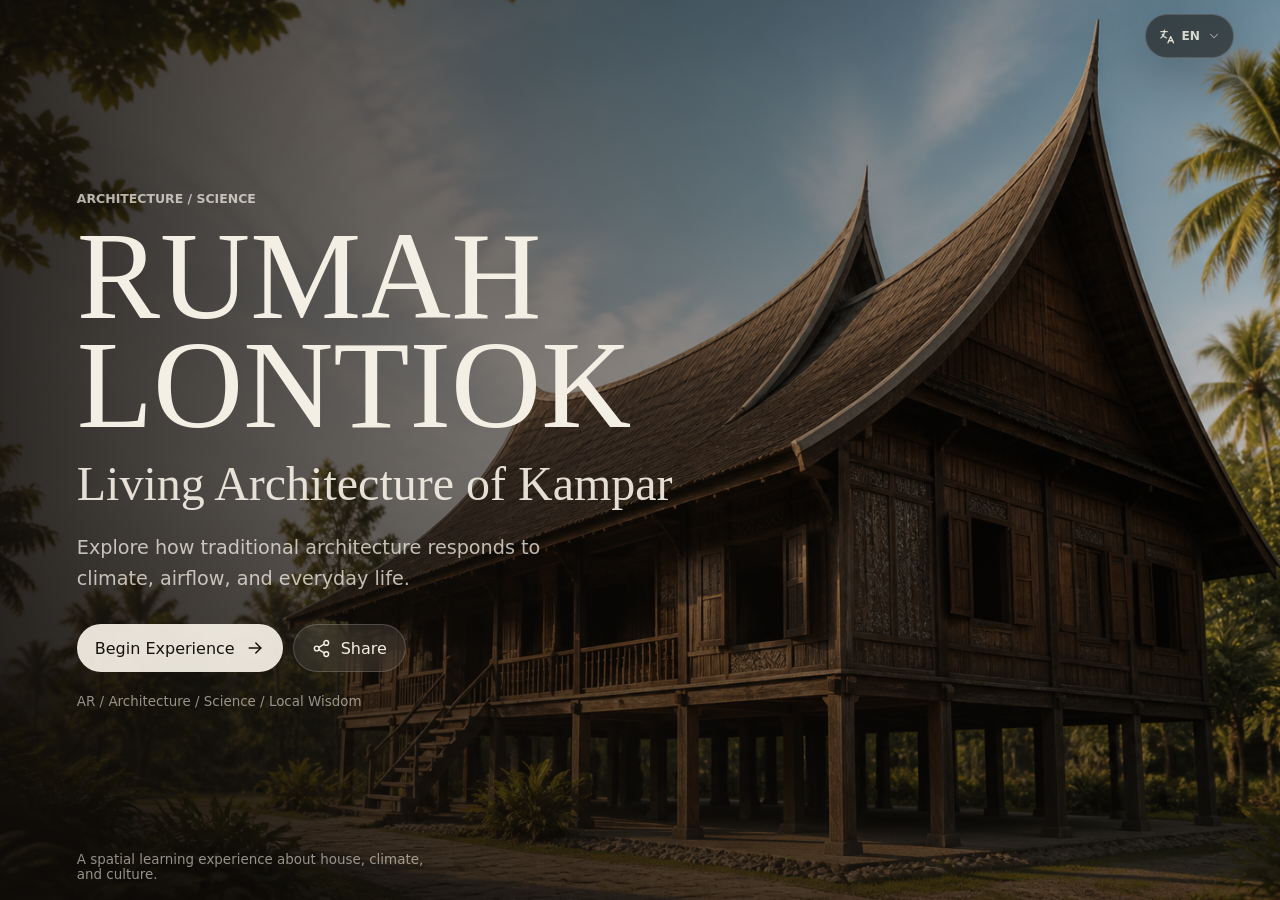
<file: index.html>
<!doctype html>
<html lang="en">
  <head>
    <meta charset="UTF-8" />
    <meta name="viewport" content="width=device-width, initial-scale=1, viewport-fit=cover" />
    <meta
      name="description"
      content="Rumah Lontiok AR, a premium cultural learning prototype for architecture, airflow, and climate exploration."
    />
    <meta property="og:type" content="website" />
    <meta property="og:url" content="https://explorelontiok.vercel.app/" />
    <meta property="og:site_name" content="Rumah Lontiok AR" />
    <meta property="og:title" content="Belajar Rumah Lontiok AR" />
    <meta
      property="og:description"
      content="Ayo belajar Rumah Lontiok melalui pengalaman AR interaktif tentang arsitektur, aliran udara, iklim, dan kearifan lokal Kampar."
    />
    <meta property="og:image" content="https://explorelontiok.vercel.app/assets/og-image.jpg" />
    <meta
      property="og:image:secure_url"
      content="https://explorelontiok.vercel.app/assets/og-image.jpg"
    />
    <meta property="og:image:type" content="image/jpeg" />
    <meta property="og:image:alt" content="Visual Rumah Lontiok untuk pengalaman belajar AR" />
    <meta property="og:image:width" content="1200" />
    <meta property="og:image:height" content="630" />
    <meta property="og:locale" content="id_ID" />
    <meta name="twitter:card" content="summary_large_image" />
    <meta name="twitter:title" content="Belajar Rumah Lontiok AR" />
    <meta
      name="twitter:description"
      content="Ayo belajar Rumah Lontiok melalui pengalaman AR interaktif tentang arsitektur, aliran udara, iklim, dan kearifan lokal Kampar."
    />
    <meta name="twitter:image" content="https://explorelontiok.vercel.app/assets/og-image.jpg" />
    <title>Rumah Lontiok AR</title>
    <link rel="canonical" href="https://explorelontiok.vercel.app/" />
    <link rel="preload" href="assets/rumah-lontiok-hero.png" as="image" />
    <link rel="stylesheet" href="src/styles.css" />
    <link rel="preload" href="assets/3d/rumahadat-web.glb" as="fetch" crossorigin="anonymous" />
    <script type="importmap">
      {
        "imports": {
          "three": "./src/vendor/three/build/three.module.min.js"
        }
      }
    </script>
  </head>
  <body>
    <main id="app" class="app-shell">
      <video
        id="cameraFeed"
        class="camera-feed"
        autoplay
        muted
        playsinline
        aria-label="AR camera view"
      ></video>
      <div id="sceneMount" class="scene-mount" aria-label="Rumah Lontiok AR scene"></div>
      <div id="uiRoot" class="ui-root"></div>
    </main>
    <script type="module" src="src/main.js"></script>
  </body>
</html>
</file>
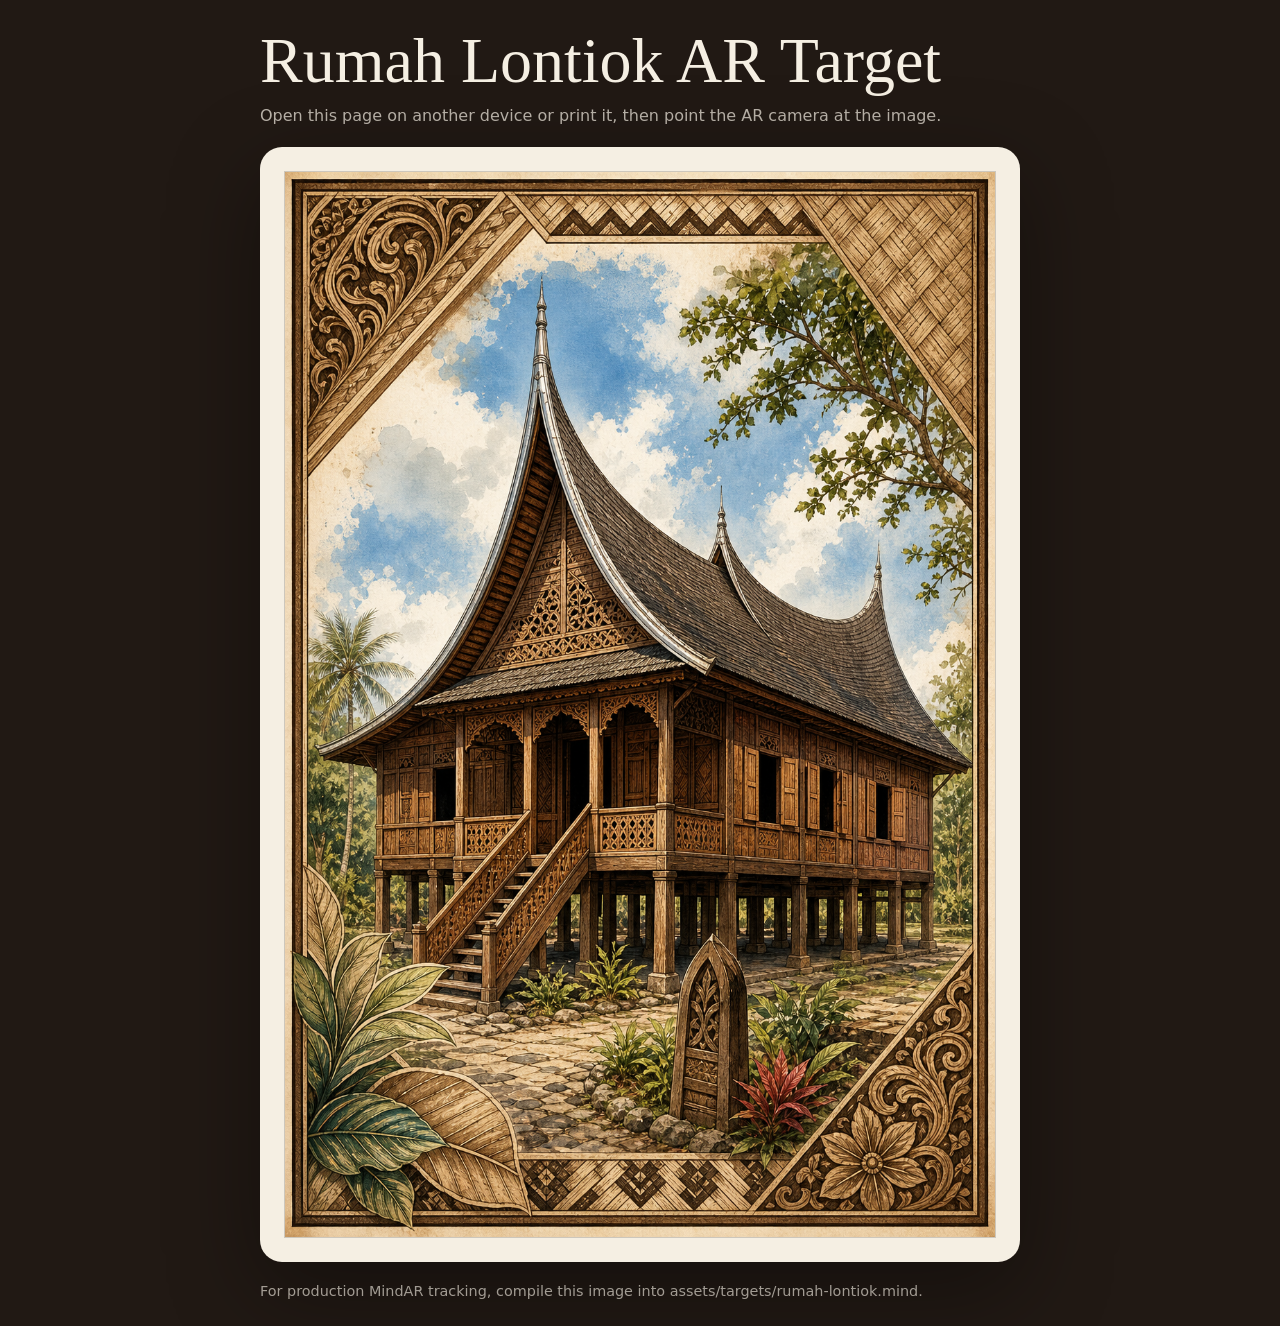
<file: target.html>
<!doctype html>
<html lang="en">
  <head>
    <meta charset="UTF-8" />
    <meta name="viewport" content="width=device-width, initial-scale=1" />
    <title>Rumah Lontiok AR Target</title>
    <style>
      :root {
        color-scheme: light;
        --ink: #17120e;
        --paper: #f5efe3;
      }

      * {
        box-sizing: border-box;
      }

      body {
        margin: 0;
        min-height: 100vh;
        display: grid;
        place-items: center;
        padding: 24px;
        background: #211914;
        color: var(--paper);
        font-family: Inter, ui-sans-serif, system-ui, -apple-system, BlinkMacSystemFont, "Segoe UI", sans-serif;
      }

      main {
        width: min(760px, 100%);
        display: grid;
        gap: 18px;
      }

      header {
        display: grid;
        gap: 6px;
      }

      h1,
      p {
        margin: 0;
      }

      h1 {
        font-family: Georgia, "Times New Roman", serif;
        font-weight: 400;
        font-size: clamp(2rem, 7vw, 4rem);
      }

      p {
        color: rgba(245, 239, 227, 0.72);
        line-height: 1.55;
      }

      .target-card {
        padding: clamp(12px, 3vw, 24px);
        border-radius: 22px;
        background: var(--paper);
        box-shadow: 0 28px 90px rgba(0, 0, 0, 0.38);
      }

      img {
        display: block;
        width: 100%;
        height: auto;
        border: 1px solid rgba(23, 18, 14, 0.18);
      }

      .note {
        color: rgba(245, 239, 227, 0.62);
        font-size: 0.9rem;
      }

      @media print {
        body {
          padding: 0;
          background: white;
        }

        header,
        .note {
          display: none;
        }

        main {
          width: 100%;
        }

        .target-card {
          box-shadow: none;
          border-radius: 0;
          padding: 0;
        }
      }
    </style>
  </head>
  <body>
    <main>
      <header>
        <h1>Rumah Lontiok AR Target</h1>
        <p>Open this page on another device or print it, then point the AR camera at the image.</p>
      </header>
      <section class="target-card" aria-label="Rumah Lontiok AR target image">
        <img src="assets/targets/rumah-lontiok-target.png" alt="Rumah Lontiok AR image target" />
      </section>
      <p class="note">
        For production MindAR tracking, compile this image into assets/targets/rumah-lontiok.mind.
      </p>
    </main>
  </body>
</html>
</file>
<file: src/styles.css>
﻿:root {
  --ink: #15110d;
  --ink-soft: rgba(21, 17, 13, 0.72);
  --ivory: #f4efe4;
  --ivory-soft: rgba(244, 239, 228, 0.72);
  --wood: #b87943;
  --wood-dark: #5a3321;
  --leaf: #718463;
  --cyan: #79d8e2;
  --cool: #6daed0;
  --warm: #e29d57;
  --heat: #d7683c;
  --glass-dark: rgba(18, 15, 12, 0.48);
  --glass-strong: rgba(18, 15, 12, 0.68);
  --glass-light: rgba(255, 250, 240, 0.14);
  --panel-bg: rgba(24, 21, 18, 0.58);
  --panel-bg-strong: rgba(24, 21, 18, 0.76);
  --panel-line: rgba(255, 255, 255, 0.16);
  --panel-radius: 22px;
  --panel-blur: 20px;
  --line-light: rgba(255, 255, 255, 0.18);
  --line-warm: rgba(226, 157, 87, 0.36);
  --shadow: 0 24px 80px rgba(0, 0, 0, 0.32);
  --shadow-soft: 0 18px 52px rgba(0, 0, 0, 0.26);
  --ease-out: cubic-bezier(0.22, 1, 0.36, 1);
  --ease-in-out: cubic-bezier(0.65, 0, 0.35, 1);
  --font-display: Georgia, "Times New Roman", serif;
  --font-body: Inter, ui-sans-serif, system-ui, -apple-system, BlinkMacSystemFont, "Segoe UI", sans-serif;
}

* {
  box-sizing: border-box;
  letter-spacing: 0;
}

html,
body {
  width: 100%;
  height: 100%;
  min-width: 320px;
  margin: 0;
  overflow: hidden;
  background: var(--ink);
  color: var(--ivory);
  font-family: var(--font-body);
}

button,
input {
  font: inherit;
}

button {
  min-width: 44px;
  min-height: 44px;
  border: 0;
  color: inherit;
  cursor: pointer;
  -webkit-tap-highlight-color: transparent;
}

button:disabled {
  opacity: 0.42;
  cursor: not-allowed;
}

button:focus-visible,
input:focus-visible {
  outline: 2px solid rgba(121, 216, 226, 0.85);
  outline-offset: 3px;
}

svg {
  width: 20px;
  height: 20px;
  fill: none;
  stroke: currentColor;
  stroke-width: 1.8;
  stroke-linecap: round;
  stroke-linejoin: round;
}

.app-shell,
.camera-feed,
.scene-mount,
.ui-root {
  position: fixed;
  inset: 0;
}

.app-shell {
  overflow: hidden;
  background: var(--ink);
}

.camera-feed {
  width: 100%;
  height: 100%;
  object-fit: cover;
  opacity: 0.86;
  transform: scale(1.01);
  background: #1b1814 url("../assets/rumah-lontiok-hero.png") center / cover no-repeat;
}

.camera-feed::after {
  content: "";
  position: absolute;
  inset: 0;
  background: rgba(0, 0, 0, 0.3);
}

.scene-mount {
  z-index: 1;
  pointer-events: none;
  opacity: 0;
  transform: scale(0.99);
  transition:
    opacity 700ms var(--ease-out),
    transform 900ms var(--ease-out);
}

.scene-mount.is-active {
  opacity: 1;
  transform: scale(1);
}

.scene-mount button {
  pointer-events: auto;
}

.ui-root {
  z-index: 2;
  pointer-events: none;
}

.ui-root button,
.ui-root input,
.ui-root a {
  pointer-events: auto;
}

.opening-screen {
  position: fixed;
  inset: 0;
  display: flex;
  align-items: center;
  padding: max(32px, env(safe-area-inset-top)) clamp(22px, 6vw, 88px)
    max(28px, env(safe-area-inset-bottom));
  overflow-x: hidden;
  overflow-y: auto;
  isolation: isolate;
  background: #16120f;
}

.opening-screen::before {
  content: "";
  position: absolute;
  inset: 0;
  z-index: -2;
  background: url("../assets/rumah-lontiok-hero.png") center / cover no-repeat;
  transform: scale(1.02);
  animation: openingImage 1800ms var(--ease-out) both;
}

.opening-scrim {
  position: absolute;
  inset: 0;
  z-index: -1;
  background:
    linear-gradient(90deg, rgba(14, 11, 8, 0.86), rgba(14, 11, 8, 0.46) 44%, rgba(14, 11, 8, 0.06)),
    linear-gradient(0deg, rgba(14, 11, 8, 0.54), rgba(14, 11, 8, 0.08) 45%);
}

.opening-copy {
  width: min(620px, 100%);
  transform: translateY(-1vh);
  padding: 72px 0 58px;
}

.eyebrow,
.opening-copy .eyebrow {
  margin: 0 0 16px;
  color: rgba(244, 239, 228, 0.72);
  font-size: 0.78rem;
  font-weight: 600;
}

.opening-copy h1 {
  margin: 0;
  font-family: var(--font-display);
  font-size: clamp(3.4rem, 12vw, 7.8rem);
  line-height: 0.88;
  font-weight: 500;
}

.opening-copy h2 {
  margin: 18px 0 0;
  font-family: var(--font-display);
  font-size: clamp(1.45rem, 4vw, 3rem);
  line-height: 1.04;
  font-weight: 400;
  color: rgba(244, 239, 228, 0.92);
}

.opening-description {
  width: min(470px, 92vw);
  margin: 24px 0 0;
  color: rgba(244, 239, 228, 0.76);
  font-size: clamp(1rem, 2.6vw, 1.2rem);
  line-height: 1.6;
}

.opening-actions {
  display: flex;
  flex-wrap: wrap;
  align-items: center;
  gap: 10px;
  width: min(470px, 100%);
  margin-top: 30px;
}

.opening-actions .primary-action,
.opening-actions .quiet-action {
  margin-top: 0;
}

.opening-share-action {
  background: rgba(18, 15, 12, 0.42);
  backdrop-filter: blur(16px);
}

.opening-share-action svg {
  width: 19px;
  height: 19px;
}

.opening-meta,
.opening-next {
  color: rgba(244, 239, 228, 0.58);
  font-size: 0.84rem;
}

.opening-meta {
  margin: 22px 0 0;
}

.opening-next {
  position: absolute;
  left: clamp(22px, 6vw, 88px);
  bottom: max(18px, env(safe-area-inset-bottom));
  width: min(360px, calc(100vw - 44px));
  margin: 0;
}

.language-selector {
  position: relative;
  display: inline-flex;
  align-items: center;
  min-height: 44px;
  padding: 0;
  border: 0;
  background: transparent;
  color: rgba(244, 239, 228, 0.78);
  box-shadow: none;
  backdrop-filter: none;
  pointer-events: auto;
}

.language-trigger {
  display: inline-flex;
  align-items: center;
  justify-content: center;
  gap: 7px;
  min-height: 44px;
  padding: 0 12px;
  border-radius: 999px;
  background: var(--panel-bg);
  border: 1px solid var(--panel-line);
  color: rgba(244, 239, 228, 0.86);
  box-shadow: var(--shadow-soft);
  backdrop-filter: blur(var(--panel-blur));
  font-size: 0.76rem;
  font-weight: 800;
}

.language-trigger svg {
  width: 17px;
  height: 17px;
}

.language-trigger svg:last-child {
  width: 14px;
  height: 14px;
  opacity: 0.68;
  transition: transform 180ms var(--ease-out);
}

.language-selector.is-open .language-trigger svg:last-child {
  transform: rotate(180deg);
}

.language-options {
  position: absolute;
  top: calc(100% + 8px);
  right: 0;
  z-index: 12;
  display: none;
  min-width: 132px;
  padding: 6px;
  border-radius: 16px;
  background: var(--panel-bg-strong);
  border: 1px solid var(--panel-line);
  box-shadow: var(--shadow-soft);
  backdrop-filter: blur(var(--panel-blur));
}

.language-selector.is-open .language-options {
  display: grid;
  gap: 4px;
}

.language-choice {
  justify-content: flex-start;
  width: 100%;
  min-width: 0;
  min-height: 36px;
  padding: 0 10px;
  border-radius: 12px;
  background: transparent;
  color: rgba(244, 239, 228, 0.62);
  font-size: 0.72rem;
  font-weight: 750;
  transition:
    transform 160ms var(--ease-out),
    background 220ms var(--ease-out),
    color 220ms var(--ease-out);
}

.language-trigger:active,
.language-choice:active {
  transform: scale(0.94);
}

.language-choice.is-active {
  background: rgba(244, 239, 228, 0.18);
  color: var(--ivory);
}

.language-selector-opening,
.language-selector-floating {
  position: fixed;
  top: max(14px, env(safe-area-inset-top));
  right: clamp(14px, 4vw, 46px);
  z-index: 5;
}

.language-selector-topbar {
  min-height: 44px;
}

.share-overlay {
  position: fixed;
  inset: 0;
  z-index: 30;
}

.share-backdrop {
  position: absolute;
  inset: 0;
  width: 100%;
  height: 100%;
  background: rgba(8, 6, 5, 0.62);
  backdrop-filter: blur(6px);
}

.share-sheet {
  position: fixed;
  left: 50%;
  top: 50%;
  z-index: 31;
  display: grid;
  gap: 14px;
  width: min(520px, calc(100vw - 28px));
  max-height: calc(100dvh - 32px);
  overflow: auto;
  padding: 16px;
  border-radius: 24px;
  background:
    linear-gradient(145deg, rgba(255, 255, 255, 0.08), rgba(255, 255, 255, 0.02)),
    rgba(18, 15, 12, 0.76);
  border: 1px solid var(--line-light);
  box-shadow: var(--shadow);
  backdrop-filter: blur(22px);
  pointer-events: auto;
  transform: translate(-50%, -50%);
  animation: sheetIn 260ms var(--ease-out) both;
}

.share-preview {
  display: grid;
  grid-template-columns: 150px minmax(0, 1fr);
  gap: 14px;
  align-items: center;
  padding-right: 34px;
}

.share-preview img {
  width: 100%;
  aspect-ratio: 1.35;
  object-fit: cover;
  border-radius: 18px;
  border: 1px solid rgba(255, 255, 255, 0.12);
}

.share-preview span {
  color: rgba(244, 239, 228, 0.54);
  font-size: 0.74rem;
  font-weight: 800;
}

.share-preview h2 {
  margin: 5px 0 7px;
  font-family: var(--font-display);
  font-size: clamp(1.55rem, 4vw, 2.3rem);
  line-height: 1.02;
  font-weight: 400;
}

.share-preview p,
.share-note {
  margin: 0;
  color: rgba(244, 239, 228, 0.66);
  line-height: 1.5;
}

.share-actions {
  display: grid;
  grid-template-columns: repeat(2, minmax(0, 1fr));
  gap: 8px;
}

.share-actions a,
.share-actions button {
  display: flex;
  align-items: center;
  gap: 10px;
  min-height: 54px;
  padding: 12px 38px 12px 12px;
  border-radius: 16px;
  background: rgba(255, 255, 255, 0.08);
  border: 1px solid rgba(255, 255, 255, 0.1);
  color: var(--ivory);
  text-align: left;
  text-decoration: none;
}

.share-actions b {
  display: grid;
  place-items: center;
  width: 30px;
  height: 30px;
  flex: 0 0 auto;
  border-radius: 50%;
  background: rgba(244, 239, 228, 0.14);
  color: var(--cyan);
  font-size: 0.72rem;
}

.share-actions span {
  min-width: 0;
  overflow: hidden;
  text-overflow: ellipsis;
  white-space: nowrap;
  font-size: 0.88rem;
  font-weight: 720;
}

.share-note {
  color: rgba(244, 239, 228, 0.48);
  font-size: 0.78rem;
}

.path-screen,
.lab-screen {
  position: fixed;
  inset: 0;
  display: grid;
  align-items: center;
  overflow-x: hidden;
  overflow-y: auto;
  padding: max(28px, env(safe-area-inset-top)) clamp(18px, 5vw, 70px)
    max(26px, env(safe-area-inset-bottom));
  background: #15110d url("../assets/rumah-lontiok-hero.png") center / cover no-repeat;
  min-height: 100dvh;
}

.path-scrim {
  position: absolute;
  inset: 0;
  background:
    linear-gradient(90deg, rgba(13, 10, 8, 0.88), rgba(13, 10, 8, 0.58) 48%, rgba(13, 10, 8, 0.2)),
    linear-gradient(0deg, rgba(13, 10, 8, 0.7), rgba(13, 10, 8, 0.18) 55%);
}

.path-back {
  position: fixed;
  /* Mirrors .language-selector-floating exactly so both sit on one top row. */
  top: max(14px, env(safe-area-inset-top));
  left: clamp(14px, 4vw, 46px);
  z-index: 5;
  display: inline-flex;
  align-items: center;
  gap: 8px;
  min-height: 44px;
  padding: 0 12px;
  border-radius: 999px;
  background: rgba(18, 15, 12, 0.42);
  border: 1px solid var(--line-light);
  color: rgba(244, 239, 228, 0.82);
  backdrop-filter: blur(16px);
}

.path-shell,
.lab-shell {
  position: relative;
  z-index: 1;
  display: grid;
  gap: clamp(24px, 5vw, 64px);
  align-items: center;
  width: min(1120px, 100%);
  margin: 0 auto;
}

.path-shell {
  grid-template-columns: minmax(260px, 0.82fr) minmax(320px, 1.18fr);
}

.path-copy,
.lab-copy {
  max-width: 470px;
}

.path-copy h1,
.lab-copy h1 {
  margin: 0;
  font-family: var(--font-display);
  font-size: clamp(2.7rem, 8vw, 6rem);
  line-height: 0.96;
  font-weight: 400;
}

.path-copy p:not(.eyebrow),
.lab-copy p {
  color: rgba(244, 239, 228, 0.72);
  line-height: 1.62;
}

.path-menu {
  display: grid;
  gap: 10px;
}

.path-option {
  display: grid;
  grid-template-columns: 38px 46px 1fr auto;
  gap: 14px;
  align-items: center;
  width: 100%;
  min-height: 112px;
  padding: 14px;
  border-radius: 24px;
  background: rgba(18, 15, 12, 0.42);
  border: 1px solid rgba(255, 255, 255, 0.14);
  color: var(--ivory);
  text-align: left;
  backdrop-filter: blur(18px);
  transition:
    transform 180ms var(--ease-out),
    background 260ms var(--ease-out),
    border-color 260ms var(--ease-out);
}

.path-option:hover {
  background: rgba(35, 28, 21, 0.56);
  border-color: rgba(226, 157, 87, 0.38);
}

.path-option:active {
  transform: scale(0.985);
}

.path-index {
  color: rgba(244, 239, 228, 0.44);
  font-size: 0.75rem;
  font-weight: 700;
}

.path-icon {
  display: grid;
  place-items: center;
  width: 46px;
  height: 46px;
  border-radius: 50%;
  background: rgba(244, 239, 228, 0.1);
  color: var(--cyan);
}

.path-text {
  display: grid;
  gap: 4px;
  min-width: 0;
}

.path-text strong {
  font-size: 0.78rem;
  color: rgba(244, 239, 228, 0.58);
}

.path-text em {
  font-family: var(--font-display);
  font-style: normal;
  font-size: clamp(1.18rem, 3vw, 1.55rem);
  line-height: 1.1;
}

.path-text small {
  max-width: 520px;
  color: rgba(244, 239, 228, 0.64);
  font-size: 0.88rem;
  line-height: 1.45;
}

.path-action {
  display: inline-flex;
  align-items: center;
  gap: 8px;
  color: rgba(244, 239, 228, 0.76);
  font-size: 0.82rem;
  white-space: nowrap;
}

.lab-shell {
  grid-template-columns: minmax(260px, 0.78fr) minmax(320px, 1.22fr);
  grid-template-areas:
    "copy tabs"
    "copy question";
}

.lab-copy {
  grid-area: copy;
}

.lab-copy span {
  display: inline-flex;
  margin-top: 16px;
  color: var(--cyan);
  font-size: 0.88rem;
}

.mission-tabs {
  grid-area: tabs;
  display: flex;
  gap: 8px;
  width: fit-content;
  max-width: 100%;
  padding: 6px;
  border-radius: 999px;
  background: rgba(18, 15, 12, 0.44);
  border: 1px solid var(--line-light);
  backdrop-filter: blur(16px);
}

.mission-tabs button {
  min-height: 38px;
  padding: 0 14px;
  border-radius: 999px;
  background: transparent;
  color: rgba(244, 239, 228, 0.62);
}

.mission-tabs button.is-active {
  background: rgba(244, 239, 228, 0.14);
  color: var(--ivory);
}

.lab-question {
  grid-area: question;
  padding: 18px;
  border-radius: 28px;
  background: rgba(18, 15, 12, 0.5);
  border: 1px solid var(--line-light);
  box-shadow: var(--shadow);
  backdrop-filter: blur(20px);
}

.lab-question > div:first-child span {
  color: rgba(244, 239, 228, 0.56);
  font-size: 0.76rem;
  font-weight: 700;
}

.lab-question h2 {
  margin: 6px 0 8px;
  font-family: var(--font-display);
  font-size: clamp(1.5rem, 4vw, 2.35rem);
  line-height: 1.06;
  font-weight: 400;
}

.lab-question p {
  margin: 0 0 18px;
  color: rgba(244, 239, 228, 0.66);
  line-height: 1.52;
}

.lab-question > strong {
  display: block;
  margin-bottom: 10px;
  font-family: var(--font-display);
  font-size: 1.2rem;
  font-weight: 400;
}

.answer-grid {
  display: grid;
  gap: 8px;
}

.answer-choice {
  display: grid;
  gap: 4px;
  width: 100%;
  min-height: 74px;
  padding: 12px 14px;
  border-radius: 18px;
  background: rgba(255, 255, 255, 0.07);
  border: 1px solid rgba(255, 255, 255, 0.1);
  color: var(--ivory);
  text-align: left;
}

.answer-choice span {
  font-weight: 650;
}

.answer-choice small {
  color: rgba(244, 239, 228, 0.58);
  line-height: 1.38;
}

.answer-choice.is-selected {
  border-color: rgba(121, 216, 226, 0.62);
  background: rgba(121, 216, 226, 0.12);
}

.answer-choice.is-correct {
  border-color: rgba(178, 210, 139, 0.68);
  background: rgba(113, 132, 99, 0.2);
}

.answer-feedback {
  display: grid;
  gap: 4px;
  margin-top: 12px;
  padding: 12px;
  border-radius: 16px;
  background: rgba(255, 255, 255, 0.07);
  color: rgba(244, 239, 228, 0.68);
}

.answer-feedback strong {
  color: var(--ivory);
}

.answer-feedback.is-correct strong {
  color: #c7dfa5;
}

.lab-actions {
  display: flex;
  flex-wrap: wrap;
  justify-content: flex-end;
  gap: 10px;
}

.lab-actions .primary-action,
.lab-actions .quiet-action {
  margin-top: 0;
}

.primary-action,
.quiet-action {
  display: inline-flex;
  align-items: center;
  justify-content: center;
  gap: 10px;
  min-height: 48px;
  padding: 0 18px;
  border-radius: 999px;
  transition:
    transform 160ms var(--ease-out),
    background 220ms var(--ease-out),
    border-color 220ms var(--ease-out);
}

.primary-action {
  margin-top: 30px;
  background: rgba(244, 239, 228, 0.94);
  color: var(--ink);
}

.quiet-action {
  background: rgba(255, 255, 255, 0.08);
  border: 1px solid var(--line-light);
  color: var(--ivory);
}

.primary-action:active,
.quiet-action:active,
.utility-button:active,
.mode-dock button:active,
.journey-choice button:active {
  transform: scale(0.96);
}

.stagger {
  opacity: 0;
  transform: translateY(16px);
  animation: revealStagger 780ms var(--ease-out) both;
}

.stagger:nth-child(2) {
  animation-delay: 90ms;
}

.stagger:nth-child(3) {
  animation-delay: 170ms;
}

.stagger:nth-child(4) {
  animation-delay: 250ms;
}

.stagger:nth-child(5) {
  animation-delay: 330ms;
}

.stagger:nth-child(6) {
  animation-delay: 410ms;
}

.loading-screen,
.message-screen {
  position: fixed;
  inset: 0;
  display: grid;
  place-items: center;
  padding: 24px;
  background:
    linear-gradient(rgba(21, 17, 13, 0.78), rgba(21, 17, 13, 0.88)),
    url("../assets/rumah-lontiok-hero.png") center / cover no-repeat;
}

.loading-mark,
.message-copy {
  width: min(440px, 100%);
}

.loading-mark p {
  margin: 0 0 12px;
  color: rgba(244, 239, 228, 0.62);
  font-weight: 600;
}

.loading-mark h1,
.message-copy h1 {
  margin: 0;
  font-family: var(--font-display);
  font-size: clamp(2rem, 8vw, 3.8rem);
  line-height: 1;
  font-weight: 400;
}

.loading-line {
  height: 2px;
  margin: 34px 0 24px;
  overflow: hidden;
  background: rgba(244, 239, 228, 0.18);
}

.loading-line span {
  display: block;
  height: 100%;
  background: linear-gradient(90deg, var(--wood), var(--cyan));
  transition: width 420ms var(--ease-out);
}

.loading-mark ul {
  display: grid;
  gap: 12px;
  padding: 0;
  margin: 0;
  list-style: none;
}

.loading-mark li {
  display: flex;
  align-items: center;
  gap: 10px;
  color: rgba(244, 239, 228, 0.52);
  transition: color 240ms var(--ease-out);
}

.loading-mark li span {
  width: 7px;
  height: 7px;
  border-radius: 50%;
  border: 1px solid rgba(244, 239, 228, 0.38);
}

.loading-mark li.is-done {
  color: rgba(244, 239, 228, 0.9);
}

.loading-mark li.is-done span {
  background: var(--cyan);
  border-color: var(--cyan);
}

.message-copy {
  padding: 2px;
}

.message-copy > svg {
  width: 34px;
  height: 34px;
  margin-bottom: 20px;
  color: var(--cyan);
}

.message-copy p {
  color: rgba(244, 239, 228, 0.72);
  line-height: 1.6;
}

.message-actions,
.completion-actions,
.sheet-actions,
.guided-actions {
  display: flex;
  flex-wrap: wrap;
  /* Without this the row stretches to the tallest item and the buttons end up
     different heights. The row owns the top spacing, not the buttons. */
  align-items: center;
  gap: 10px;
}

.message-actions,
.completion-actions {
  margin-top: 30px;
}

.message-actions .primary-action,
.message-actions .quiet-action,
.completion-actions .primary-action,
.completion-actions .quiet-action,
.sheet-actions .primary-action,
.sheet-actions .quiet-action,
.guided-actions .primary-action,
.guided-actions .quiet-action {
  margin-top: 0;
}

.scan-overlay {
  position: fixed;
  inset: 0;
  display: grid;
  place-items: center;
  padding: max(22px, env(safe-area-inset-top)) 20px max(26px, env(safe-area-inset-bottom));
  background: rgba(10, 8, 6, 0.22);
  min-height: 100dvh;
}

.scan-copy {
  position: absolute;
  top: max(28px, env(safe-area-inset-top));
  left: 50%;
  width: min(440px, calc(100vw - 40px));
  transform: translateX(-50%);
  text-align: center;
  color: rgba(244, 239, 228, 0.8);
}

.scan-frame {
  position: relative;
  display: grid;
  place-items: center;
  width: min(68vw, 330px, 54dvh);
  aspect-ratio: 0.78;
  color: var(--ivory);
}

.corner {
  position: absolute;
  width: 46px;
  height: 46px;
  border-color: rgba(244, 239, 228, 0.78);
  border-style: solid;
}

.corner-a {
  top: 0;
  left: 0;
  border-width: 2px 0 0 2px;
}

.corner-b {
  top: 0;
  right: 0;
  border-width: 2px 2px 0 0;
}

.corner-c {
  bottom: 0;
  right: 0;
  border-width: 0 2px 2px 0;
}

.corner-d {
  bottom: 0;
  left: 0;
  border-width: 0 0 2px 2px;
}

.scan-line {
  position: absolute;
  left: 12%;
  right: 12%;
  top: 18%;
  height: 1px;
  background: linear-gradient(90deg, transparent, rgba(121, 216, 226, 0.9), transparent);
  box-shadow: 0 0 22px rgba(121, 216, 226, 0.34);
  animation: scanLine 2400ms var(--ease-in-out) infinite;
}

.scan-instruction {
  display: grid;
  place-items: center;
  gap: 8px;
  text-align: center;
}

.scan-instruction svg {
  width: 32px;
  height: 32px;
  color: var(--cyan);
}

.scan-instruction strong {
  font-family: var(--font-display);
  font-size: 1.5rem;
  font-weight: 400;
}

.scan-instruction span,
.scan-frame p {
  color: rgba(244, 239, 228, 0.68);
}

.scan-frame p {
  position: absolute;
  bottom: 18%;
  margin: 0;
}

.journey-choice {
  position: absolute;
  left: 50%;
  bottom: max(32px, calc(env(safe-area-inset-bottom) + 22px));
  display: flex;
  gap: 10px;
  width: min(420px, calc(100vw - 40px));
  transform: translateX(-50%);
}

.journey-choice.compact {
  width: min(360px, calc(100vw - 40px));
}

.journey-choice button {
  flex: 1;
  display: grid;
  gap: 2px;
  min-height: 62px;
  padding: 10px 14px;
  border-radius: 20px;
  background: rgba(18, 15, 12, 0.46);
  border: 1px solid var(--line-light);
  color: var(--ivory);
  backdrop-filter: blur(16px);
  transition:
    transform 160ms var(--ease-out),
    background 260ms var(--ease-out);
}

.journey-choice span {
  color: rgba(244, 239, 228, 0.56);
  font-size: 0.8rem;
}

.onboarding-context {
  position: absolute;
  left: 50%;
  bottom: max(118px, calc(env(safe-area-inset-bottom) + 106px));
  display: grid;
  gap: 3px;
  width: min(360px, calc(100vw - 40px));
  padding: 12px 14px;
  border-radius: 20px;
  background: rgba(18, 15, 12, 0.44);
  border: 1px solid var(--line-light);
  color: var(--ivory);
  text-align: center;
  transform: translateX(-50%);
  backdrop-filter: blur(16px);
}

.target-mode-panel {
  position: absolute;
  left: 50%;
  bottom: max(196px, calc(env(safe-area-inset-bottom) + 184px));
  z-index: 4;
  display: grid;
  gap: 8px;
  width: min(380px, calc(100vw - 40px));
  padding: 12px;
  border-radius: 20px;
  background: rgba(18, 15, 12, 0.44);
  border: 1px solid var(--line-light);
  color: var(--ivory);
  transform: translateX(-50%);
  box-shadow: var(--shadow);
  backdrop-filter: blur(16px);
}

.target-mode-panel > span {
  color: rgba(244, 239, 228, 0.58);
  font-size: 0.74rem;
  font-weight: 700;
}

.target-mode-switch {
  display: grid;
  grid-template-columns: repeat(2, 1fr);
  gap: 6px;
}

.target-mode-switch button,
.target-mode-panel a {
  display: inline-flex;
  align-items: center;
  justify-content: center;
  min-height: 38px;
  padding: 0 10px;
  border-radius: 999px;
  background: rgba(255, 255, 255, 0.08);
  color: rgba(244, 239, 228, 0.72);
  text-decoration: none;
}

.target-mode-switch button.is-active {
  background: rgba(244, 239, 228, 0.18);
  color: var(--ivory);
}

.target-mode-panel p,
.target-mode-panel small {
  margin: 0;
  color: rgba(244, 239, 228, 0.62);
  font-size: 0.8rem;
  line-height: 1.4;
}

.onboarding-context span {
  color: rgba(244, 239, 228, 0.56);
  font-size: 0.74rem;
  font-weight: 700;
}

.onboarding-context strong {
  font-family: var(--font-display);
  font-size: 1.14rem;
  font-weight: 400;
}

.onboarding-context p {
  margin: 0;
  color: rgba(244, 239, 228, 0.64);
  font-size: 0.82rem;
  line-height: 1.4;
}

.topbar {
  position: fixed;
  top: max(14px, env(safe-area-inset-top));
  left: 14px;
  right: 14px;
  z-index: 6;
  display: flex;
  align-items: flex-start;
  justify-content: space-between;
  gap: 12px;
  pointer-events: none;
}

.brand-surface,
.utility-button,
.more-menu,
.mode-brief,
.mode-panel,
.guided-panel,
.bottom-sheet,
.mode-dock,
.target-confirmation,
.lost-banner {
  background: var(--panel-bg);
  border: 1px solid var(--panel-line);
  box-shadow: var(--shadow-soft);
  backdrop-filter: blur(var(--panel-blur));
}

.brand-surface {
  display: grid;
  gap: 2px;
  min-height: 56px;
  padding: 9px 14px;
  border-radius: 18px;
}

.brand-surface strong {
  font-family: var(--font-display);
  font-size: 1.06rem;
  font-weight: 400;
}

.brand-surface span {
  color: rgba(244, 239, 228, 0.58);
  font-size: 0.78rem;
}

.utility-cluster {
  display: flex;
  gap: 8px;
  pointer-events: auto;
}

.utility-button {
  display: inline-flex;
  align-items: center;
  justify-content: center;
  gap: 6px;
  min-width: 48px;
  min-height: 48px;
  padding: 0 12px;
  border-radius: 16px;
  color: var(--ivory);
  transition:
    transform 160ms var(--ease-out),
    background 220ms var(--ease-out);
}

.utility-button span {
  font-size: 0.78rem;
  font-weight: 700;
}

.more-menu {
  position: absolute;
  top: 58px;
  right: 0;
  display: grid;
  gap: 4px;
  width: min(250px, calc(100vw - 28px));
  padding: 8px;
  border-radius: 18px;
  pointer-events: auto;
  animation: menuIn 220ms var(--ease-out) both;
}

.more-menu button {
  display: flex;
  align-items: center;
  gap: 10px;
  justify-content: flex-start;
  width: 100%;
  padding: 8px 10px;
  border-radius: 12px;
  background: transparent;
  color: rgba(244, 239, 228, 0.82);
}

.mobile-menu-action {
  display: flex;
}

.more-menu-divider {
  display: block;
}

.desktop-menu-action {
  display: none;
}

.more-menu-divider {
  height: 1px;
  margin: 2px 0;
  background: rgba(255, 255, 255, 0.12);
}

.target-confirmation {
  position: fixed;
  top: max(88px, calc(env(safe-area-inset-top) + 76px));
  left: 50%;
  z-index: 7;
  display: inline-flex;
  align-items: center;
  gap: 8px;
  min-height: 42px;
  padding: 0 14px;
  border-radius: 999px;
  transform: translateX(-50%);
  animation: confirmationIn 1450ms var(--ease-out) both;
}

.target-confirmation svg {
  color: var(--cyan);
}

.lost-banner {
  position: fixed;
  top: max(84px, calc(env(safe-area-inset-top) + 74px));
  left: 50%;
  z-index: 7;
  display: flex;
  align-items: center;
  gap: 12px;
  width: min(440px, calc(100vw - 28px));
  padding: 12px;
  border-radius: 18px;
  transform: translateX(-50%);
  animation: sheetIn 320ms var(--ease-out) both;
}

.lost-banner div {
  display: grid;
  gap: 3px;
  flex: 1;
}

.lost-banner span {
  color: rgba(244, 239, 228, 0.62);
  font-size: 0.84rem;
}

.lost-banner button {
  min-height: 38px;
  padding: 0 12px;
  border-radius: 999px;
  background: rgba(244, 239, 228, 0.12);
}

.focus-scrim {
  position: fixed;
  inset: 0;
  z-index: 4;
  pointer-events: none;
  background:
    radial-gradient(circle at 50% 46%, transparent 0 34%, rgba(8, 7, 6, 0.16) 66%),
    linear-gradient(180deg, rgba(8, 7, 6, 0.04), rgba(8, 7, 6, 0.28));
  animation: focusIn 260ms var(--ease-out) both;
}

.mode-brief {
  position: fixed;
  top: max(92px, calc(env(safe-area-inset-top) + 82px));
  left: 16px;
  z-index: 4;
  width: min(310px, calc(100vw - 32px));
  padding: 14px;
  border-radius: 18px;
  animation: softIn 320ms var(--ease-out) both;
}

.mode-brief span,
.panel-header span,
.air-intro span {
  display: block;
  margin-bottom: 6px;
  color: rgba(244, 239, 228, 0.58);
  font-size: 0.76rem;
  font-weight: 700;
}

.mode-brief p {
  margin: 0;
  font-family: var(--font-display);
  font-size: 1.35rem;
  line-height: 1.12;
}

.mode-panel {
  position: fixed;
  left: 50%;
  bottom: max(104px, calc(env(safe-area-inset-bottom) + 92px));
  z-index: 5;
  width: min(430px, calc(100vw - 28px));
  max-height: min(34dvh, 260px);
  overflow: auto;
  padding: 14px;
  border-radius: 22px;
  transform: translateX(-50%);
  animation: sheetIn 340ms var(--ease-out) both;
}

.panel-close {
  position: absolute;
  top: 10px;
  right: 10px;
  display: grid;
  place-items: center;
  min-width: 36px;
  min-height: 36px;
  border-radius: 50%;
  background: rgba(255, 255, 255, 0.08);
  color: rgba(244, 239, 228, 0.74);
}

.panel-close svg {
  width: 17px;
  height: 17px;
}

.layer-panel,
.cause-panel {
  position: fixed;
  z-index: 5;
  width: min(390px, calc(100vw - 28px));
  max-height: min(48dvh, 420px);
  overflow: auto;
  padding: 15px;
  border-radius: var(--panel-radius);
  background: var(--panel-bg);
  border: 1px solid var(--panel-line);
  box-shadow: var(--shadow-soft);
  backdrop-filter: blur(var(--panel-blur));
  animation: softIn 320ms var(--ease-out) both;
}

.layer-panel {
  left: 14px;
  bottom: max(184px, calc(env(safe-area-inset-bottom) + 172px));
}

.cause-panel {
  right: 14px;
  bottom: max(104px, calc(env(safe-area-inset-bottom) + 92px));
}

.cause-panel.is-stacked {
  bottom: max(208px, calc(env(safe-area-inset-bottom) + 196px));
}

.layer-panel .panel-header,
.cause-panel .panel-header {
  display: flex;
  align-items: center;
  justify-content: space-between;
  gap: 12px;
}

.layer-panel .panel-header button {
  display: inline-flex;
  align-items: center;
  gap: 6px;
  min-height: 34px;
  padding: 0 10px;
  border-radius: 999px;
  background: rgba(255, 255, 255, 0.08);
  color: rgba(244, 239, 228, 0.8);
  font-size: 0.74rem;
}

.layer-panel h2,
.cause-panel h2 {
  margin: 6px 0 8px;
  font-family: var(--font-display);
  font-size: 1.45rem;
  line-height: 1.08;
  font-weight: 400;
}

.layer-panel p,
.cause-panel p:not(.caption) {
  margin: 0 0 12px;
  color: rgba(244, 239, 228, 0.68);
  line-height: 1.48;
}

.layer-rail {
  display: flex;
  gap: 6px;
  overflow-x: auto;
  padding-bottom: 2px;
}

.layer-rail button,
.lab-control button {
  min-height: 36px;
  padding: 0 11px;
  border-radius: 999px;
  background: rgba(255, 255, 255, 0.08);
  color: rgba(244, 239, 228, 0.62);
  white-space: nowrap;
}

.layer-rail button.is-active,
.lab-control button.is-active {
  background: rgba(244, 239, 228, 0.18);
  color: var(--ivory);
}

.lab-control {
  display: grid;
  gap: 7px;
  margin-top: 12px;
}

.lab-control > span {
  color: rgba(244, 239, 228, 0.58);
  font-size: 0.76rem;
  font-weight: 700;
}

.lab-control > div {
  display: flex;
  gap: 6px;
  flex-wrap: wrap;
}

.assembly-slider {
  display: grid;
  grid-template-columns: auto 1fr auto;
  gap: 10px;
  align-items: center;
  color: rgba(244, 239, 228, 0.64);
  font-size: 0.78rem;
}

.assembly-slider input {
  width: 100%;
  accent-color: var(--wood);
}

.air-intro h2 {
  margin: 0 0 14px;
  font-family: var(--font-display);
  font-size: 1.55rem;
  line-height: 1.06;
  font-weight: 400;
}

.air-stage {
  display: flex;
  align-items: flex-start;
  gap: 12px;
}

.air-stage span {
  display: grid;
  place-items: center;
  width: 40px;
  height: 40px;
  flex: 0 0 auto;
  border-radius: 50%;
  background: rgba(121, 216, 226, 0.16);
  color: var(--cyan);
  font-weight: 700;
}

.air-stage strong {
  padding-top: 5px;
  font-family: var(--font-display);
  font-size: 1.22rem;
  font-weight: 400;
  line-height: 1.2;
}

.air-timeline {
  display: grid;
  grid-template-columns: repeat(3, 1fr);
  gap: 8px;
  margin: 16px 0 0;
}

.air-timeline span {
  position: relative;
  color: rgba(244, 239, 228, 0.48);
  font-size: 0.74rem;
}

.air-timeline span::after {
  content: "";
  display: block;
  height: 2px;
  margin-top: 7px;
  background: rgba(244, 239, 228, 0.16);
}

.air-timeline span.is-active {
  color: var(--cyan);
}

.air-timeline span.is-active::after {
  background: var(--cyan);
}

.quiz-screen {
  position: fixed;
  inset: 0;
  display: grid;
  justify-items: center;
  align-content: center;
  /* `safe` keeps the top of a tall card reachable instead of clipping it. */
  align-content: safe center;
  overflow-x: hidden;
  overflow-y: auto;
  -webkit-overflow-scrolling: touch;
  overscroll-behavior: contain;
  padding: max(76px, calc(env(safe-area-inset-top) + 64px)) clamp(14px, 5vw, 70px)
    max(28px, env(safe-area-inset-bottom));
  background: #15110d url("../assets/rumah-lontiok-hero.png") center / cover no-repeat;
  min-height: 100dvh;
}

/* The scrim must cover the viewport, not just the first screenful of scroll. */
.quiz-screen > .path-scrim {
  position: fixed;
}

.quiz-shell {
  position: relative;
  z-index: 1;
  display: grid;
  /* minmax(0, â€¦) stops a long unbreakable word from blowing the track out
     past the shell and over the neighbouring card. */
  grid-template-columns: minmax(0, 0.8fr) minmax(0, 1.2fr);
  gap: clamp(16px, 3vw, 40px);
  align-items: center;
  width: min(1140px, 100%);
  margin: 0 auto;
}

.quiz-status,
.quiz-card,
.quiz-completion {
  background: rgba(18, 15, 12, 0.52);
  border: 1px solid var(--line-light);
  box-shadow: var(--shadow);
  backdrop-filter: blur(20px);
}

.quiz-status {
  display: grid;
  gap: 14px;
  min-width: 0;
  padding: 18px;
  border-radius: 24px;
}

.quiz-status h1,
.quiz-completion h1 {
  margin: 0;
  /* Capped so the display face still fits the narrow left column at any width. */
  font-size: clamp(2rem, 4.2vw, 3.4rem);
  font-family: var(--font-display);
  line-height: 0.98;
  font-weight: 400;
  overflow-wrap: break-word;
}

.quiz-shuffle-note {
  margin: 0;
  color: rgba(121, 216, 226, 0.78);
  font-size: 0.76rem;
  font-weight: 700;
  letter-spacing: 0.01em;
}

.quiz-status p:not(.eyebrow),
.quiz-completion p,
.quiz-question-copy p {
  margin: 0;
  color: rgba(244, 239, 228, 0.68);
  line-height: 1.56;
}

.quiz-stat-grid {
  display: grid;
  grid-template-columns: repeat(2, minmax(0, 1fr));
  gap: 8px;
}

.quiz-stat-grid span,
.quiz-timer {
  display: grid;
  gap: 4px;
  padding: 12px;
  border-radius: 18px;
  background: rgba(244, 239, 228, 0.08);
  border: 1px solid rgba(244, 239, 228, 0.12);
  color: rgba(244, 239, 228, 0.6);
  font-size: 0.74rem;
  font-weight: 700;
}

.quiz-stat-grid strong {
  display: block;
  color: var(--ivory);
  font-family: var(--font-display);
  font-size: 1.8rem;
  line-height: 1;
  font-weight: 400;
}

.quiz-timer div {
  display: flex;
  justify-content: space-between;
  gap: 12px;
}

.quiz-timer strong {
  color: var(--cyan);
}

.quiz-timer i {
  display: block;
  height: 4px;
  overflow: hidden;
  border-radius: 999px;
  background: rgba(244, 239, 228, 0.12);
}

.quiz-timer b {
  display: block;
  height: 100%;
  border-radius: inherit;
  background: linear-gradient(90deg, var(--cyan), #f0b46f);
  transition: width 240ms linear;
}

.quiz-card {
  display: grid;
  gap: 14px;
  min-width: 0;
  padding: 16px;
  border-radius: 26px;
}

.quiz-card-top {
  display: flex;
  align-items: center;
  justify-content: space-between;
  gap: 12px;
  color: rgba(244, 239, 228, 0.58);
  font-size: 0.76rem;
  font-weight: 750;
}

.quiz-card-top strong {
  color: var(--cyan);
}

.quiz-question-copy h2 {
  margin: 0 0 8px;
  font-family: var(--font-display);
  font-size: clamp(1.3rem, 2.6vw, 2.15rem);
  line-height: 1.1;
  font-weight: 400;
  overflow-wrap: break-word;
}

.quiz-answer-grid {
  display: grid;
  /* Self-adjusting track count: two columns when there is room, one when not. */
  grid-template-columns: repeat(auto-fit, minmax(min(100%, 230px), 1fr));
  gap: 10px;
}

/* Sentence-length answers read better in a single full-width column. */
.quiz-answer-grid.is-stacked {
  grid-template-columns: minmax(0, 1fr);
}

/* True / False always pairs up: two short labels fit at any width. */
.quiz-answer-grid.is-binary.is-text:not(.is-stacked) {
  grid-template-columns: repeat(2, minmax(0, 1fr));
}

.quiz-answer {
  position: relative;
  display: grid;
  grid-template-columns: 34px minmax(0, 1fr);
  gap: 10px;
  align-items: center;
  min-height: 62px;
  padding: 10px;
  border-radius: 18px;
  background: rgba(255, 255, 255, 0.07);
  border: 1px solid rgba(255, 255, 255, 0.11);
  color: var(--ivory);
  text-align: left;
  transition:
    transform 160ms var(--ease-out),
    background 220ms var(--ease-out),
    border-color 220ms var(--ease-out);
}

.quiz-answer.is-visual {
  grid-template-columns: 34px clamp(52px, 24%, 82px) minmax(0, 1fr);
  min-height: 94px;
}

.quiz-answer:active {
  transform: scale(0.985);
}

.quiz-answer:disabled {
  cursor: default;
  opacity: 1;
}

.quiz-option {
  display: grid;
  place-items: center;
  flex: none;
  width: 34px;
  height: 34px;
  border-radius: 50%;
  background: rgba(244, 239, 228, 0.12);
  color: rgba(244, 239, 228, 0.72);
  font-weight: 800;
}

.quiz-answer strong {
  min-width: 0;
  color: rgba(244, 239, 228, 0.82);
  font-size: 0.9rem;
  font-weight: 650;
  line-height: 1.34;
  overflow-wrap: break-word;
}

.quiz-answer.is-selected {
  border-color: rgba(121, 216, 226, 0.7);
  background: rgba(121, 216, 226, 0.13);
}

.quiz-answer.is-correct {
  border-color: rgba(178, 210, 139, 0.7);
  background: rgba(113, 132, 99, 0.22);
  animation: answerResolve 420ms var(--ease-out) both;
}

.quiz-answer.is-wrong {
  border-color: rgba(215, 104, 60, 0.72);
  background: rgba(215, 104, 60, 0.14);
  animation: answerResolve 420ms var(--ease-out) both;
}

.quiz-feedback {
  position: relative;
  display: grid;
  gap: 5px;
  padding: 12px;
  border-radius: 16px;
  background: rgba(255, 255, 255, 0.07);
  color: rgba(244, 239, 228, 0.66);
  overflow: hidden;
  animation: feedbackReveal 340ms var(--ease-out) both;
}

.quiz-feedback::before {
  content: "";
  position: absolute;
  inset: 0 auto 0 0;
  width: 3px;
  background: #f0b46f;
}

.quiz-feedback.is-correct::before {
  background: #c7dfa5;
}

.quiz-feedback strong {
  color: #f0b46f;
}

.quiz-feedback.is-correct strong {
  color: #c7dfa5;
}

.quiz-feedback span {
  line-height: 1.42;
}

.quiz-actions {
  display: flex;
  flex-wrap: wrap;
  justify-content: flex-end;
  gap: 10px;
}

.quiz-actions .primary-action,
.quiz-actions .quiet-action {
  margin-top: 0;
}

.quiz-art {
  position: relative;
  overflow: hidden;
  border-radius: 16px;
  background:
    radial-gradient(circle at 80% 18%, rgba(240, 180, 111, 0.28), transparent 22%),
    linear-gradient(145deg, rgba(121, 216, 226, 0.16), rgba(184, 121, 67, 0.26));
  border: 1px solid rgba(255, 255, 255, 0.12);
}

.quiz-art-question {
  height: clamp(132px, 22dvh, 240px);
}

.quiz-art-choice {
  width: 100%;
  aspect-ratio: 1.2;
}

.quiz-feedback span,
.quiz-question-copy p {
  overflow-wrap: break-word;
}

.quiz-art span,
.quiz-art i,
.quiz-art em {
  position: absolute;
  display: block;
}

.quiz-art span {
  left: 18%;
  top: 25%;
  width: 64%;
  height: 34%;
  background: linear-gradient(140deg, #8e552f, #3f2518);
  clip-path: polygon(0 100%, 50% 0, 100% 100%);
}

.quiz-art i {
  left: 24%;
  top: 52%;
  width: 52%;
  height: 24%;
  background: linear-gradient(160deg, #9e6338, #4c2a1d);
}

.quiz-art em {
  left: 28%;
  bottom: 12%;
  width: 44%;
  height: 18%;
  border-left: 6px solid rgba(244, 239, 228, 0.42);
  border-right: 6px solid rgba(244, 239, 228, 0.42);
}

.art-groundHouse em,
.art-closedBox em,
.art-sealedRoom em {
  height: 4px;
  border: 0;
  background: rgba(244, 239, 228, 0.36);
}

.art-crossOpenings i::before,
.art-crossOpenings i::after,
.art-comfortQuestion i::before,
.art-raisedQuestion i::before {
  content: "";
  position: absolute;
  top: 30%;
  width: 18%;
  height: 38%;
  background: rgba(121, 216, 226, 0.54);
}

.art-crossOpenings i::before,
.art-comfortQuestion i::before,
.art-raisedQuestion i::before {
  left: 12%;
}

.art-crossOpenings i::after,
.art-comfortQuestion i::after {
  right: 12%;
}

.art-deepShade span,
.art-shadeQuestion span {
  transform: scaleX(1.2);
  filter: drop-shadow(0 22px 18px rgba(0, 0, 0, 0.32));
}

.art-trueMark span,
.art-falseMark span,
.art-system span,
.art-ornament span,
.art-machine span,
.art-noClimate span {
  inset: 22%;
  width: auto;
  height: auto;
  background: transparent;
  clip-path: none;
  border: 3px solid currentColor;
}

.art-trueMark,
.art-system {
  color: #c7dfa5;
}

.art-falseMark,
.art-noClimate {
  color: #f0b46f;
}

.art-trueMark span {
  border-width: 0 0 4px 4px;
  transform: rotate(-45deg) translate(4px, -4px);
}

.art-falseMark span,
.art-noClimate span {
  border: 0;
}

.art-falseMark span::before,
.art-falseMark span::after,
.art-noClimate span::before,
.art-noClimate span::after {
  content: "";
  position: absolute;
  left: 48%;
  top: 4%;
  width: 4px;
  height: 92%;
  border-radius: 999px;
  background: currentColor;
}

.art-falseMark span::before,
.art-noClimate span::before {
  transform: rotate(45deg);
}

.art-falseMark span::after,
.art-noClimate span::after {
  transform: rotate(-45deg);
}

.art-system span {
  border-radius: 50%;
}

.art-system i,
.art-ornament i,
.art-machine i {
  left: 50%;
  top: 50%;
  width: 8px;
  height: 8px;
  border-radius: 50%;
  background: currentColor;
  box-shadow:
    22px 0 currentColor,
    -22px 0 currentColor,
    0 22px currentColor,
    0 -22px currentColor;
  transform: translate(-50%, -50%);
}

.quiz-completion {
  position: relative;
  z-index: 1;
  display: grid;
  gap: 16px;
  width: min(760px, 100%);
  margin: 0 auto;
  padding: clamp(16px, 3vw, 24px);
  border-radius: 24px;
  background:
    linear-gradient(140deg, rgba(255, 255, 255, 0.07), rgba(255, 255, 255, 0.015)),
    rgba(18, 15, 12, 0.64);
}

.quiz-result-header {
  display: grid;
  grid-template-columns: minmax(0, 1fr) minmax(0, 176px);
  gap: clamp(14px, 3vw, 24px);
  align-items: stretch;
}

.quiz-completion .quiz-copy {
  min-width: 0;
  align-self: center;
}

.quiz-completion .quiz-copy > span {
  display: inline-flex;
  margin-bottom: 8px;
  color: rgba(244, 239, 228, 0.58);
  font-size: 0.76rem;
  font-weight: 800;
}

.quiz-completion .quiz-copy h1 {
  margin: 0 0 8px;
  font-family: var(--font-display);
  font-size: clamp(2rem, 5vw, 3.4rem);
  line-height: 1;
  font-weight: 400;
  overflow-wrap: break-word;
}

.quiz-completion .quiz-copy p {
  width: min(520px, 100%);
  margin: 0;
  color: rgba(244, 239, 228, 0.7);
  line-height: 1.55;
}

.quiz-grade-card {
  display: grid;
  align-content: center;
  gap: 7px;
  min-height: 154px;
  padding: 16px;
  border-radius: 20px;
  background:
    linear-gradient(150deg, rgba(121, 216, 226, 0.2), rgba(240, 180, 111, 0.11)),
    rgba(244, 239, 228, 0.08);
  border: 1px solid rgba(244, 239, 228, 0.14);
}

.quiz-grade-card span,
.quiz-grade-card small {
  color: rgba(244, 239, 228, 0.62);
  font-size: 0.76rem;
  font-weight: 750;
}

.quiz-grade-card strong {
  color: var(--ivory);
  font-family: var(--font-display);
  font-size: clamp(3.2rem, 8vw, 4.7rem);
  line-height: 0.9;
  font-weight: 400;
}

.quiz-grade-card i {
  display: block;
  height: 5px;
  overflow: hidden;
  border-radius: 999px;
  background: rgba(244, 239, 228, 0.14);
}

.quiz-grade-card b {
  display: block;
  height: 100%;
  border-radius: inherit;
  background: linear-gradient(90deg, var(--cyan), #c7dfa5);
}

.quiz-grade-card.is-low b {
  background: linear-gradient(90deg, #d7683c, #f0b46f);
}

.quiz-grade-card.is-mid b {
  background: linear-gradient(90deg, #f0b46f, var(--cyan));
}

.quiz-result-grid {
  display: grid;
  grid-template-columns: repeat(2, minmax(0, 1fr));
  gap: 10px;
}

.quiz-result-grid article {
  display: grid;
  gap: 5px;
  min-height: 88px;
  padding: 14px;
  border-radius: 16px;
  background: rgba(244, 239, 228, 0.08);
  border: 1px solid rgba(244, 239, 228, 0.14);
}

.quiz-result-grid span {
  color: rgba(244, 239, 228, 0.58);
  font-size: 0.76rem;
  font-weight: 750;
}

.quiz-result-grid strong {
  font-family: var(--font-display);
  font-size: 2.15rem;
  line-height: 1;
  font-weight: 400;
}

.quiz-result-grid small {
  color: rgba(244, 239, 228, 0.48);
  font-size: 0.78rem;
}

.quiz-review-panel {
  display: grid;
  gap: 10px;
  padding: 12px;
  border-radius: 18px;
  background: rgba(0, 0, 0, 0.14);
  border: 1px solid rgba(255, 255, 255, 0.08);
}

.quiz-review-title {
  display: flex;
  justify-content: space-between;
  gap: 12px;
  color: rgba(244, 239, 228, 0.6);
  font-size: 0.78rem;
  font-weight: 750;
}

.quiz-review-title small {
  color: rgba(244, 239, 228, 0.44);
}

.quiz-review {
  display: grid;
  grid-template-columns: repeat(auto-fit, minmax(min(100%, 150px), 1fr));
  gap: 6px;
}

.quiz-review span {
  display: grid;
  grid-template-columns: auto 28px 1fr;
  gap: 8px;
  align-items: center;
  min-height: 48px;
  padding: 8px;
  border-radius: 12px;
  background: rgba(215, 104, 60, 0.1);
  border: 1px solid rgba(215, 104, 60, 0.22);
  color: rgba(244, 239, 228, 0.74);
  font-size: 0.76rem;
}

.quiz-review span.is-correct {
  background: rgba(113, 132, 99, 0.16);
  border-color: rgba(178, 210, 139, 0.28);
}

.quiz-review b {
  color: var(--ivory);
}

.quiz-review i {
  display: grid;
  place-items: center;
  width: 28px;
  height: 28px;
  border-radius: 50%;
  background: rgba(215, 104, 60, 0.18);
  color: #f0b46f;
}

.quiz-review .is-correct i {
  background: rgba(178, 210, 139, 0.16);
  color: #c7dfa5;
}

.quiz-review i svg {
  width: 16px;
  height: 16px;
}

.quiz-review em {
  min-width: 0;
  overflow: hidden;
  text-overflow: ellipsis;
  white-space: nowrap;
  font-style: normal;
}

.caption {
  margin: 12px 0 0;
  color: rgba(244, 239, 228, 0.5);
  font-size: 0.76rem;
}

.thermal-legend {
  display: grid;
  grid-template-columns: auto 1fr auto;
  gap: 10px;
  align-items: center;
  font-size: 0.72rem;
  color: rgba(244, 239, 228, 0.62);
}

.thermal-legend div {
  height: 7px;
  overflow: hidden;
  border-radius: 999px;
  background: linear-gradient(90deg, #5ab5db, #d7cf79, #da7044);
}

.thermal-legend i {
  display: block;
  width: 100%;
  height: 100%;
  box-shadow: inset 0 0 0 1px rgba(255, 255, 255, 0.22);
}

.thermal-note {
  margin-top: 14px;
}

.thermal-note p {
  margin: 4px 0 0;
  color: rgba(244, 239, 228, 0.68);
  line-height: 1.45;
}

.guided-panel {
  position: fixed;
  right: 14px;
  bottom: max(188px, calc(env(safe-area-inset-bottom) + 176px));
  z-index: 5;
  width: min(360px, calc(100vw - 28px));
  max-height: min(38dvh, 300px);
  overflow: auto;
  padding: 16px;
  border-radius: 22px;
  animation: softIn 360ms var(--ease-out) both;
}

.guided-panel > span {
  color: rgba(244, 239, 228, 0.58);
  font-size: 0.78rem;
  font-weight: 700;
}

.guided-panel h2 {
  margin: 8px 42px 6px 0;
  font-family: var(--font-display);
  font-size: 1.45rem;
  line-height: 1.08;
  font-weight: 400;
}

.guided-close {
  z-index: 1;
}

.guided-panel p {
  margin: 0 0 14px;
  color: rgba(244, 239, 228, 0.68);
  line-height: 1.45;
}

.guided-actions {
  justify-content: space-between;
}

.guided-actions button,
.sheet-actions button {
  display: inline-flex;
  align-items: center;
  gap: 8px;
  min-height: 42px;
  padding: 0 12px;
  border-radius: 999px;
  background: rgba(255, 255, 255, 0.08);
  color: var(--ivory);
}

.guided-actions button:disabled {
  opacity: 0.38;
  cursor: not-allowed;
}

.bottom-sheet {
  position: fixed;
  left: 50%;
  bottom: max(92px, calc(env(safe-area-inset-bottom) + 80px));
  z-index: 8;
  width: min(520px, 100vw);
  max-width: calc(100vw - 16px);
  max-height: min(52dvh, 420px);
  overflow: auto;
  padding: 22px 18px 18px;
  border-radius: 28px 28px 20px 20px;
  transform: translateX(-50%);
  animation: sheetIn 380ms var(--ease-out) both;
}

.bottom-sheet::before {
  content: "";
  position: absolute;
  top: 9px;
  left: 50%;
  width: 42px;
  height: 4px;
  border-radius: 999px;
  background: rgba(244, 239, 228, 0.28);
  transform: translateX(-50%);
}

.sheet-close {
  position: absolute;
  top: 10px;
  right: 10px;
  border-radius: 50%;
  background: transparent;
  color: rgba(244, 239, 228, 0.72);
}

.bottom-sheet h2 {
  margin: 0 42px 10px 0;
  font-family: var(--font-display);
  font-size: clamp(1.55rem, 6vw, 2.2rem);
  line-height: 1.06;
  font-weight: 400;
}

.bottom-sheet p:not(.eyebrow) {
  margin: 0 0 16px;
  color: rgba(244, 239, 228, 0.72);
  line-height: 1.55;
}

.narration-progress {
  display: grid;
  gap: 7px;
  margin: 0 0 14px;
}

.narration-progress span {
  color: rgba(244, 239, 228, 0.58);
  font-size: 0.78rem;
}

.waveform {
  display: flex;
  align-items: center;
  gap: 3px;
  height: 24px;
  overflow: hidden;
}

.waveform i {
  width: 3px;
  height: var(--h);
  border-radius: 999px;
  background: linear-gradient(180deg, var(--cyan), rgba(121, 216, 226, 0.16));
  opacity: 0.72;
  animation: wave 900ms var(--ease-in-out) infinite;
}

.mode-dock {
  position: fixed;
  left: 50%;
  bottom: max(14px, env(safe-area-inset-bottom));
  z-index: 7;
  width: min(390px, calc(100vw - 24px));
  padding: 8px;
  border-radius: 26px;
  transform: translateX(-50%);
}

.dock-current {
  display: block;
  margin: 0 0 5px;
  text-align: center;
  color: rgba(244, 239, 228, 0.72);
  font-family: var(--font-display);
  font-size: 1rem;
}

.mode-dock > div {
  display: grid;
  grid-template-columns: repeat(4, 1fr);
  gap: 4px;
}

.mode-dock button {
  display: grid;
  place-items: center;
  gap: 3px;
  min-height: 58px;
  padding: 5px 4px;
  border-radius: 20px;
  background: transparent;
  color: rgba(244, 239, 228, 0.58);
  transition:
    transform 160ms var(--ease-out),
    color 220ms var(--ease-out),
    background 240ms var(--ease-out);
}

.mode-dock button span {
  max-width: 100%;
  overflow: hidden;
  text-overflow: ellipsis;
  white-space: nowrap;
  font-size: 0.7rem;
}

.mode-dock button.is-active {
  background: rgba(244, 239, 228, 0.16);
  color: var(--ivory);
}

.completion-overlay {
  position: fixed;
  inset: 0;
  z-index: 5;
  display: flex;
  align-items: center;
  padding: 24px;
  background: linear-gradient(90deg, rgba(14, 11, 8, 0.76), rgba(14, 11, 8, 0.24));
}

.completion-copy {
  width: min(520px, 100%);
  margin-left: clamp(0px, 7vw, 80px);
}

.completion-copy h1 {
  margin: 0 0 16px;
  font-family: var(--font-display);
  font-size: clamp(2.6rem, 10vw, 5.8rem);
  line-height: 0.96;
  font-weight: 400;
}

.completion-copy p:not(.eyebrow) {
  color: rgba(244, 239, 228, 0.74);
  line-height: 1.65;
}

.ar-depth {
  position: absolute;
  inset: 0;
  perspective: 900px;
  pointer-events: none;
}

.ar-depth::after {
  content: "";
  position: absolute;
  inset: 0;
  z-index: 12;
  opacity: 0;
  pointer-events: none;
  background:
    linear-gradient(105deg, transparent 0 38%, rgba(121, 216, 226, 0.24) 48%, transparent 59%),
    radial-gradient(circle at 50% 48%, rgba(244, 239, 228, 0.08), transparent 42%);
  mix-blend-mode: screen;
  transform: translateX(-24%);
}

.layer-architecture .ar-depth::after,
.layer-airflow .ar-depth::after,
.layer-climate .ar-depth::after,
.layer-dailyLife .ar-depth::after,
.layer-wisdom .ar-depth::after {
  animation: layerSweep 920ms var(--ease-out) both;
}

.tracking-plane {
  position: absolute;
  left: 50%;
  top: 53%;
  width: min(62vw, 470px);
  aspect-ratio: 1.1;
  border-radius: 50%;
  background: radial-gradient(circle, rgba(244, 239, 228, 0.12), transparent 62%);
  opacity: 0;
  transform: translate(-50%, -50%);
  transition: opacity 700ms var(--ease-out);
}

.tracking-plane::after {
  content: "";
  position: absolute;
  inset: 12%;
  border-radius: 50%;
  border: 1px solid rgba(121, 216, 226, 0.28);
  opacity: 0;
  transform: scale(0.82);
}

.target-found .tracking-plane {
  opacity: 1;
}

.target-found .tracking-plane::after {
  animation: targetLockPulse 1500ms var(--ease-out) 2;
}

/* Sits under the model's own base line, which model3d measures every frame. */
.model-shadow {
  position: absolute;
  left: var(--house-left);
  right: var(--house-right);
  top: calc(100% - var(--house-bottom) - 3.5%);
  height: 7%;
  z-index: 3;
  border-radius: 50%;
  background: radial-gradient(ellipse, rgba(0, 0, 0, 0.42), transparent 68%);
  opacity: 0;
  pointer-events: none;
  transition: opacity 900ms var(--ease-out);
}

.target-found .model-shadow {
  opacity: 1;
}

.house-model {
  position: absolute;
  left: 50%;
  top: 52%;
  width: min(88vw, 640px);
  /* airflow-field.js maps its flow into this box, and assumes this ratio. */
  aspect-ratio: 1.24;
  opacity: 0;
  transform: translate(-50%, -50%) scale(0.85);
  /* No CSS filter here on purpose: it would force a full-frame filter pass
     over the live WebGL canvas. Layer tinting happens in model3d instead. */
  transition:
    opacity 900ms var(--ease-out),
    transform 1100ms var(--ease-out);
}

.model-stage {
  position: absolute;
  inset: 0;
  z-index: 4;
}

.model-canvas {
  position: absolute;
  inset: 0;
  width: 100%;
  height: 100%;
  opacity: 0;
  touch-action: none;
  pointer-events: auto;
  transition: opacity 620ms var(--ease-out);
}

.model-canvas.is-live {
  opacity: 1;
}

/* Until the glTF has finished loading there is nothing to show but the
   tracking plane, so hold the shadow back too. */
.scene-mount:not(.model-ready) .model-shadow {
  opacity: 0;
}

.target-found .house-model {
  opacity: 1;
  transform: translate(-50%, -50%) scale(1);
}

.scene-mount.is-focused .house-model {
  opacity: 0.82;
}

.scene-mount.is-focused .tracking-plane,
.scene-mount.is-focused .model-shadow {
  opacity: 0.45;
}

.scene-mount.is-focused .hotspot:not(.is-selected),
.scene-mount.is-focused .climate-hotspot:not(.is-selected),
.scene-mount.is-focused .structure-label:not(.is-selected),
.scene-mount.is-focused .cultural-annotations span {
  opacity: 0.22;
}

.mode-air .house-model {
  opacity: 0.88;
}

/* Fallbacks apply until model3d publishes the measured silhouette. */
.house-model {
  --house-left: 4%;
  --house-right: 8%;
  --house-top: 22%;
  --house-bottom: 22%;
  --ridge-cx: 50%;
  --eave-cy: 36%;
  --wall-cy: 62%;
}

.xray-grid,
.shade-veil {
  position: absolute;
  inset: var(--house-top) var(--house-right) var(--house-bottom) var(--house-left);
  z-index: 7;
  opacity: 0;
  pointer-events: none;
  transition: opacity 700ms var(--ease-in-out);
}

.xray-grid {
  background:
    linear-gradient(90deg, transparent 0 18%, rgba(121, 216, 226, 0.26) 18.5% 19%, transparent 19.5% 39%, rgba(121, 216, 226, 0.22) 39.5% 40%, transparent 40.5% 61%, rgba(121, 216, 226, 0.22) 61.5% 62%, transparent 62.5%),
    linear-gradient(180deg, transparent 0 24%, rgba(121, 216, 226, 0.24) 24.5% 25%, transparent 25.5% 52%, rgba(121, 216, 226, 0.18) 52.5% 53%, transparent 53.5%);
  mix-blend-mode: screen;
}

/* The shade the roof casts: ridge down to the eaves, then in to the wall line. */
.shade-veil {
  background: linear-gradient(180deg, rgba(18, 15, 12, 0.46), rgba(18, 15, 12, 0.04) 72%);
  clip-path: polygon(
    0 var(--eave-cy),
    var(--ridge-cx) 0,
    100% var(--eave-cy),
    88% var(--wall-cy),
    12% var(--wall-cy)
  );
}

.layer-architecture .xray-grid,
.layer-dailyLife .xray-grid,
.layer-wisdom .xray-grid {
  opacity: 0.72;
}

.shade-deep .shade-veil,
.layer-climate .shade-veil {
  opacity: 0.54;
}

.shade-short .shade-veil {
  opacity: 0.24;
}

.thermal-overlay {
  position: absolute;
  inset: var(--house-top) var(--house-right) var(--house-bottom) var(--house-left);
  z-index: 5;
  border-radius: 26% 26% 10% 10%;
  background:
    radial-gradient(circle at 58% 20%, rgba(215, 104, 60, 0.72), transparent 30%),
    radial-gradient(circle at 44% 55%, rgba(109, 174, 208, 0.62), transparent 38%),
    linear-gradient(145deg, rgba(90, 181, 219, 0.52), rgba(215, 207, 121, 0.38), rgba(218, 112, 68, 0.5));
  mix-blend-mode: screen;
  opacity: 0;
  transition: opacity 900ms var(--ease-in-out);
  pointer-events: none;
}

.thermal-on .thermal-overlay {
  opacity: 0.62;
}

.shade-deep.thermal-on .thermal-overlay {
  opacity: 0.44;
}

.shade-short.thermal-on .thermal-overlay {
  opacity: 0.72;
}

.floor-low .model-shadow {
  opacity: 0.76;
}

.hotspot {
  position: absolute;
  left: var(--x);
  top: var(--y);
  z-index: 6;
  width: 34px;
  height: 34px;
  padding: 0;
  border-radius: 50%;
  background: transparent;
  transform: translate(-50%, -50%);
}

.hotspot span {
  position: absolute;
  left: 50%;
  top: 50%;
  width: 10px;
  height: 10px;
  border-radius: 50%;
  background: var(--ivory);
  box-shadow: 0 0 0 5px rgba(244, 239, 228, 0.1);
  transform: translate(-50%, -50%);
}

.hotspot::before {
  content: "";
  position: absolute;
  inset: 5px;
  border-radius: 50%;
  border: 1px solid rgba(244, 239, 228, 0.56);
  animation: hotspotPulse 1800ms var(--ease-in-out) infinite;
}

.hotspot.is-selected span {
  background: var(--cyan);
  box-shadow: 0 0 0 6px rgba(121, 216, 226, 0.16);
}

.climate-hotspot span {
  background: #f0b46f;
}

.hotspot-callout {
  position: absolute;
  left: calc(var(--x) + 18px);
  top: calc(var(--y) - 20px);
  z-index: 7;
  display: grid;
  gap: 4px;
  min-width: 178px;
  padding: 10px 12px;
  border-radius: 16px;
  background: var(--glass-strong);
  border: 1px solid var(--line-light);
  box-shadow: var(--shadow);
  backdrop-filter: blur(16px);
  pointer-events: auto;
  animation: calloutIn 220ms var(--ease-out) both;
}

.callout-close {
  position: absolute;
  top: 6px;
  right: 7px;
  display: grid;
  place-items: center;
  width: 26px;
  min-width: 26px;
  height: 26px;
  min-height: 26px;
  padding: 0;
  border-radius: 50%;
  background: rgba(255, 255, 255, 0.08);
  color: rgba(244, 239, 228, 0.58);
  font-size: 0.76rem;
  line-height: 1;
}

.hotspot-callout span {
  color: rgba(244, 239, 228, 0.58);
  font-size: 0.72rem;
}

.hotspot-callout strong {
  font-family: var(--font-display);
  font-size: 1.08rem;
  font-weight: 400;
}

.hotspot-callout button {
  justify-self: start;
  min-height: 32px;
  padding: 0;
  background: transparent;
  color: var(--cyan);
}

.structure-label {
  position: absolute;
  left: var(--x);
  top: var(--y);
  z-index: 7;
  min-height: 34px;
  padding: 0 10px;
  border-radius: 999px;
  background: rgba(18, 15, 12, 0.52);
  border: 1px solid rgba(255, 255, 255, 0.15);
  color: rgba(244, 239, 228, 0.82);
  font-size: 0.72rem;
  transform: translate(-50%, -50%);
  backdrop-filter: blur(12px);
  animation: calloutIn 280ms var(--ease-out) both;
}

.structure-label.is-selected {
  color: var(--ink);
  background: rgba(244, 239, 228, 0.88);
}

.airflow-field {
  position: absolute;
  inset: 0;
  z-index: 6;
  pointer-events: none;
}

.airflow-canvas {
  position: absolute;
  inset: 0;
  width: 100%;
  height: 100%;
  opacity: 0;
  transition: opacity 480ms var(--ease-out);
}

.airflow-canvas.is-live {
  opacity: 1;
}

.cultural-annotations span {
  position: absolute;
  left: var(--x);
  top: var(--y);
  z-index: 8;
  display: inline-flex;
  min-height: 34px;
  align-items: center;
  padding: 0 10px;
  border-radius: 999px;
  background: rgba(18, 15, 12, 0.56);
  border: 1px solid rgba(255, 255, 255, 0.18);
  color: rgba(244, 239, 228, 0.86);
  font-size: 0.74rem;
  transform: translate(-50%, -50%);
  backdrop-filter: blur(14px);
  animation: calloutIn 360ms var(--ease-out) both;
}

.layer-wisdom .cultural-annotations span {
  border-color: rgba(226, 157, 87, 0.42);
  color: #f4d4ad;
}

.learning-summary {
  display: grid;
  gap: 12px;
  margin: 24px 0 18px;
}

.learning-summary > strong {
  color: rgba(244, 239, 228, 0.68);
  font-size: 0.78rem;
}

.learning-summary > div {
  display: grid;
  grid-template-columns: repeat(2, minmax(0, 1fr));
  gap: 10px;
}

.learning-summary article {
  padding: 12px;
  border-radius: 18px;
  background: rgba(18, 15, 12, 0.42);
  border: 1px solid var(--line-light);
  backdrop-filter: blur(14px);
}

.learning-summary article span {
  display: block;
  margin-bottom: 5px;
  font-family: var(--font-display);
  font-size: 1.05rem;
}

.learning-summary article p {
  margin: 0;
  color: rgba(244, 239, 228, 0.64);
  font-size: 0.84rem;
  line-height: 1.4;
}

@keyframes revealStagger {
  to {
    opacity: 1;
    transform: translateY(0);
  }
}

@keyframes openingImage {
  from {
    transform: scale(1.06);
    filter: saturate(0.86);
  }
  to {
    transform: scale(1.02);
    filter: saturate(1);
  }
}

@keyframes scanLine {
  0%,
  100% {
    transform: translateY(0);
    opacity: 0.25;
  }
  45%,
  55% {
    opacity: 0.85;
  }
  50% {
    transform: translateY(190px);
  }
}

@keyframes menuIn {
  from {
    opacity: 0;
    transform: translateY(-6px);
  }
  to {
    opacity: 1;
    transform: translateY(0);
  }
}

@keyframes confirmationIn {
  0% {
    opacity: 0;
    transform: translate(-50%, -8px) scale(0.96);
  }
  18%,
  78% {
    opacity: 1;
    transform: translate(-50%, 0) scale(1);
  }
  100% {
    opacity: 0;
    transform: translate(-50%, -6px) scale(0.98);
  }
}

@keyframes sheetIn {
  from {
    opacity: 0;
    transform: translate(-50%, 16px);
  }
  to {
    opacity: 1;
    transform: translate(-50%, 0);
  }
}

@keyframes softIn {
  from {
    opacity: 0;
    transform: translateY(8px);
  }
  to {
    opacity: 1;
    transform: translateY(0);
  }
}

@keyframes focusIn {
  from {
    opacity: 0;
  }
  to {
    opacity: 1;
  }
}

@keyframes layerSweep {
  0% {
    opacity: 0;
    transform: translateX(-28%) skewX(-8deg);
  }
  26% {
    opacity: 1;
  }
  100% {
    opacity: 0;
    transform: translateX(28%) skewX(-8deg);
  }
}

@keyframes targetLockPulse {
  0% {
    opacity: 0;
    transform: scale(0.82);
  }
  35% {
    opacity: 0.72;
  }
  100% {
    opacity: 0;
    transform: scale(1.42);
  }
}

@keyframes feedbackReveal {
  from {
    opacity: 0;
    transform: translateY(8px);
  }
  to {
    opacity: 1;
    transform: translateY(0);
  }
}

@keyframes answerResolve {
  0% {
    transform: scale(0.985);
  }
  72% {
    transform: scale(1.012);
  }
  100% {
    transform: scale(1);
  }
}

@keyframes calloutIn {
  from {
    opacity: 0;
    transform: translate(-50%, calc(-50% + 8px)) scale(0.96);
  }
  to {
    opacity: 1;
    transform: translate(-50%, -50%) scale(1);
  }
}

@keyframes calloutSheetIn {
  from {
    opacity: 0;
    transform: translateX(-50%) translateY(8px) scale(0.98);
  }
  to {
    opacity: 1;
    transform: translateX(-50%) translateY(0) scale(1);
  }
}

@keyframes hotspotPulse {
  0%,
  100% {
    opacity: 0.35;
    transform: scale(0.9);
  }
  50% {
    opacity: 0.8;
    transform: scale(1.2);
  }
}

@keyframes wave {
  0%,
  100% {
    transform: scaleY(0.72);
  }
  50% {
    transform: scaleY(1);
  }
}

@media (max-width: 420px) {
  .opening-share-action {
    width: 52px;
    padding-inline: 0;
  }

  .opening-share-action span {
    width: 1px;
    height: 1px;
    overflow: hidden;
    clip-path: inset(50%);
    white-space: nowrap;
  }
}

@media (max-width: 360px) {
  .opening-copy h1 {
    font-size: 2.72rem;
  }

  .opening-copy h2 {
    font-size: 1.28rem;
  }

  .opening-description {
    font-size: 0.94rem;
  }

  .utility-button {
    min-width: 44px;
    padding: 0 9px;
  }

  .mode-dock {
    width: calc(100vw - 16px);
  }

  .mode-dock button span {
    font-size: 0.64rem;
  }

  .mode-dock button {
    min-height: 52px;
    border-radius: 16px;
  }

  .dock-current {
    font-size: 0.9rem;
  }

  .journey-choice {
    flex-direction: column;
  }

  .language-selector {
    gap: 4px;
    padding: 4px;
  }

  .language-choice {
    min-width: 34px;
    padding: 0 6px;
  }

  .share-preview {
    grid-template-columns: 1fr;
    padding-right: 36px;
  }

  .share-preview img {
    aspect-ratio: 1.8;
  }

  .path-option {
    grid-template-columns: 24px 36px 1fr;
    gap: 10px;
    padding: 12px;
  }

  .path-icon {
    width: 36px;
    height: 36px;
  }

  .lab-question h2 {
    font-size: 1.35rem;
  }
}

@media (max-width: 760px) {
  .opening-screen {
    flex-direction: column;
    align-items: flex-start;
  }

  .opening-copy {
    width: 100%;
    padding: max(112px, calc(env(safe-area-inset-top) + 96px)) 0 24px;
    transform: none;
  }

  .opening-next {
    position: static;
    width: min(360px, 100%);
    margin-top: 18px;
  }

  .path-screen,
  .lab-screen {
    align-items: start;
    padding-top: max(76px, calc(env(safe-area-inset-top) + 64px));
  }

  .path-shell,
  .lab-shell {
    grid-template-columns: 1fr;
    gap: 22px;
  }

  .lab-shell {
    grid-template-areas:
      "copy"
      "tabs"
      "question";
  }

  .path-copy h1,
  .lab-copy h1 {
    font-size: clamp(2.45rem, 13vw, 4rem);
  }

  .path-option {
    grid-template-columns: 30px 40px 1fr;
    min-height: 118px;
  }

  .path-action {
    grid-column: 3;
    justify-self: start;
  }

  .mission-tabs {
    width: 100%;
    overflow-x: auto;
  }

  .mission-tabs button {
    flex: 1 0 auto;
  }

  .lab-question {
    padding: 14px;
    margin-bottom: 18px;
  }

  .lab-actions {
    justify-content: stretch;
  }

  .lab-actions button {
    flex: 1;
  }

  .scan-frame {
    width: min(76vw, 300px, 46dvh);
  }

  .scan-instruction strong {
    font-size: 1.28rem;
  }

  .house-model {
    width: min(86vw, 500px, 58dvh);
    top: 49%;
  }

  .mode-panel {
    bottom: max(94px, calc(env(safe-area-inset-bottom) + 82px));
    max-height: min(28dvh, 210px);
  }

  .layer-panel,
  .cause-panel {
    left: 50%;
    right: auto;
    width: min(430px, calc(100vw - 18px));
    max-height: min(34dvh, 280px);
    transform: translateX(-50%);
  }

  .layer-panel {
    bottom: max(180px, calc(env(safe-area-inset-bottom) + 168px));
  }

  .cause-panel {
    bottom: max(94px, calc(env(safe-area-inset-bottom) + 82px));
  }

  .cause-panel.is-stacked {
    bottom: max(236px, calc(env(safe-area-inset-bottom) + 224px));
    max-height: min(30dvh, 240px);
  }

  .guided-panel {
    left: 14px;
    right: 14px;
    bottom: max(106px, calc(env(safe-area-inset-bottom) + 94px));
    width: auto;
    max-height: min(40dvh, 260px);
    transform: none;
  }

  .guided-panel h2 {
    font-size: clamp(1.24rem, 5.6vw, 1.5rem);
  }

  .guided-panel p {
    font-size: 0.9rem;
  }

  .guided-panel p,
  .mode-brief p,
  .mode-panel p:not(.caption),
  .bottom-sheet p:not(.eyebrow) {
    display: -webkit-box;
    overflow: hidden;
    -webkit-box-orient: vertical;
  }

  .guided-panel p,
  .mode-brief p {
    -webkit-line-clamp: 2;
  }

  .mode-panel p:not(.caption),
  .bottom-sheet p:not(.eyebrow) {
    -webkit-line-clamp: 3;
  }

  .guided-actions {
    display: grid;
    grid-template-columns: repeat(2, minmax(0, 1fr));
  }

  .guided-actions button {
    justify-content: center;
    min-width: 0;
  }

  .bottom-sheet {
    max-height: min(48dvh, 390px);
  }

  .topbar {
    align-items: flex-start;
  }

  .topbar-audio-button {
    display: none;
  }

  .utility-cluster {
    gap: 8px;
  }

  .topbar-menu-button {
    min-width: 52px;
    min-height: 52px;
    border-radius: 18px;
    background: rgba(18, 15, 12, 0.52);
  }

  .topbar-menu-button svg {
    width: 22px;
    height: 22px;
  }

  .more-menu {
    top: 58px;
    width: min(286px, calc(100vw - 28px));
    max-height: min(72dvh, 520px);
    overflow: auto;
    padding: 10px;
  }

  .more-menu .mobile-menu-action,
  .more-menu .more-menu-divider {
    display: grid;
  }

  .more-menu .mobile-menu-action {
    display: flex;
  }

  .more-menu .more-menu-divider {
    display: block;
  }

  .more-menu .desktop-menu-action {
    display: none;
  }

  .more-menu > button,
  .more-menu .mobile-menu-action {
    min-height: 42px;
  }

  .language-selector-opening,
  .language-selector-floating {
    top: max(14px, env(safe-area-inset-top));
    right: 14px;
    left: auto;
    transform: none;
  }

  .path-back {
    left: 14px;
  }

  .language-selector-opening,
  .language-selector-floating {
    gap: 0;
    min-height: 44px;
    padding: 0;
    background: transparent;
    border: 0;
    box-shadow: none;
    backdrop-filter: none;
  }

  .language-selector.is-open .language-choice {
    min-width: 42px;
    min-height: 36px;
    padding: 0 8px;
    background: rgba(255, 255, 255, 0.07);
    color: rgba(244, 239, 228, 0.72);
  }

  .language-selector.is-open .language-choice.is-active {
    background: rgba(244, 239, 228, 0.2);
    color: var(--ivory);
  }

  .completion-overlay {
    align-items: flex-start;
    overflow: auto;
    padding-top: max(104px, calc(env(safe-area-inset-top) + 92px));
  }

  .completion-copy {
    margin-left: 0;
  }

  /* Equal-width pair instead of one wide pill and one narrow one. */
  .completion-actions button {
    flex: 1 1 140px;
  }

  .learning-summary > div {
    grid-template-columns: 1fr;
  }
}

@media (max-width: 560px) {
  /* Clears the single top row (Back + language, both ending at ~58px). */
  .path-screen,
  .lab-screen {
    padding-top: max(78px, calc(env(safe-area-inset-top) + 66px));
  }

  .path-screen {
    padding: max(78px, calc(env(safe-area-inset-top) + 66px)) 16px
      max(18px, env(safe-area-inset-bottom));
  }

  .path-screen .path-shell {
    gap: 14px;
  }

  .path-copy {
    max-width: 100%;
  }

  .path-copy .eyebrow {
    margin-bottom: 8px;
    font-size: 0.68rem;
  }

  .path-copy h1 {
    font-size: clamp(2.28rem, 11.2vw, 3.35rem);
    line-height: 0.92;
  }

  .path-copy p:not(.eyebrow) {
    display: -webkit-box;
    max-width: 31ch;
    margin: 14px 0 0;
    overflow: hidden;
    color: rgba(244, 239, 228, 0.66);
    font-size: 0.9rem;
    line-height: 1.42;
    -webkit-box-orient: vertical;
    -webkit-line-clamp: 2;
  }

  .path-menu {
    gap: 8px;
  }

  .path-option {
    grid-template-columns: 22px 38px minmax(0, 1fr) 22px;
    gap: 10px;
    min-height: 76px;
    padding: 10px 12px;
    border-radius: 18px;
  }

  .path-index {
    font-size: 0.68rem;
  }

  .path-icon {
    width: 38px;
    height: 38px;
  }

  .path-icon svg {
    width: 18px;
    height: 18px;
  }

  .path-text {
    gap: 2px;
  }

  .path-text strong {
    font-size: 0.68rem;
  }

  .path-text em {
    display: -webkit-box;
    overflow: hidden;
    font-size: 1.08rem;
    line-height: 1.08;
    -webkit-box-orient: vertical;
    -webkit-line-clamp: 2;
  }

  .path-text small {
    display: none;
  }

  .path-action {
    grid-column: auto;
    justify-self: end;
    gap: 0;
    font-size: 0;
  }

  .path-action svg {
    width: 18px;
    height: 18px;
  }

  .language-selector-opening,
  .language-selector-floating {
    top: max(14px, env(safe-area-inset-top));
    right: 14px;
    left: auto;
    transform: none;
  }

  .language-selector-opening,
  .language-selector-floating,
  .language-selector-topbar {
    gap: 0;
    min-height: 44px;
    padding: 0;
    background: transparent;
    border: 0;
    box-shadow: none;
    backdrop-filter: none;
  }

  .language-selector-topbar {
    position: static;
    top: auto;
    right: auto;
    z-index: auto;
  }

  .language-selector.is-open .language-choice {
    min-width: 42px;
    min-height: 36px;
    padding: 0 8px;
    background: rgba(255, 255, 255, 0.07);
    color: rgba(244, 239, 228, 0.72);
  }

  .language-selector.is-open .language-choice.is-active {
    background: rgba(244, 239, 228, 0.2);
    color: var(--ivory);
  }

  .opening-actions {
    flex-wrap: nowrap;
    gap: 8px;
  }

  .opening-actions .primary-action {
    flex: 1 1 auto;
    min-width: 0;
    padding-inline: 14px;
  }

  .opening-share-action {
    flex: 0 0 auto;
    padding-inline: 14px;
  }

  .share-sheet {
    left: 8px;
    right: 8px;
    top: auto;
    bottom: max(8px, env(safe-area-inset-bottom));
    width: auto;
    max-height: min(84dvh, 680px);
    border-radius: 24px 24px 18px 18px;
    transform: none;
  }

  .share-preview {
    grid-template-columns: 112px minmax(0, 1fr);
  }

  /* Stays level with the language selector, which pins to right: 14px here. */
  .path-back {
    left: 14px;
  }

  .scan-copy {
    top: max(78px, calc(env(safe-area-inset-top) + 66px));
    font-size: 0.9rem;
  }

  .topbar {
    align-items: flex-start;
  }

  .topbar-audio-button {
    display: none;
  }

  .utility-cluster {
    gap: 8px;
  }

  .topbar-menu-button {
    min-width: 52px;
    min-height: 52px;
    border-radius: 18px;
    background: rgba(18, 15, 12, 0.52);
  }

  .topbar-menu-button svg {
    width: 22px;
    height: 22px;
  }

  .more-menu {
    top: 58px;
    width: min(286px, calc(100vw - 28px));
    max-height: min(72dvh, 520px);
    overflow: auto;
    padding: 10px;
  }

  .more-menu .mobile-menu-action,
  .more-menu .more-menu-divider {
    display: grid;
  }

  .more-menu .mobile-menu-action {
    display: flex;
  }

  .more-menu .more-menu-divider {
    display: block;
  }

  .more-menu .desktop-menu-action {
    display: none;
  }

  .more-menu > button,
  .more-menu .mobile-menu-action {
    min-height: 42px;
  }

  .mode-brief {
    top: max(140px, calc(env(safe-area-inset-top) + 128px));
    width: min(260px, calc(100vw - 32px));
    padding: 12px;
  }

  .mode-brief p {
    font-size: 1.08rem;
  }

  .lost-banner,
  .target-confirmation {
    top: max(132px, calc(env(safe-area-inset-top) + 120px));
  }

  .journey-choice {
    bottom: max(22px, calc(env(safe-area-inset-bottom) + 12px));
  }

  .journey-choice button {
    min-height: 54px;
  }

  .onboarding-context {
    bottom: max(102px, calc(env(safe-area-inset-bottom) + 90px));
  }

  .target-mode-panel {
    bottom: max(174px, calc(env(safe-area-inset-bottom) + 162px));
    width: calc(100vw - 28px);
  }

  .share-actions {
    grid-template-columns: 1fr;
  }

  .mode-panel {
    left: 50%;
    right: auto;
    bottom: max(104px, calc(env(safe-area-inset-bottom) + 92px));
    width: min(350px, calc(100vw - 24px));
    max-height: min(34dvh, 250px);
    padding: 12px;
    transform: translateX(-50%);
  }

  .layer-panel,
  .cause-panel {
    left: 50%;
    right: auto;
    bottom: max(104px, calc(env(safe-area-inset-bottom) + 92px));
    width: min(350px, calc(100vw - 24px));
    max-height: min(34dvh, 250px);
    padding: 12px;
    transform: translateX(-50%);
  }

  .layer-panel {
    bottom: max(116px, calc(env(safe-area-inset-bottom) + 104px));
  }

  .cause-panel,
  .cause-panel.is-stacked {
    bottom: max(106px, calc(env(safe-area-inset-bottom) + 94px));
  }

  .layer-panel h2,
  .cause-panel h2 {
    font-size: 1.16rem;
  }

  .layer-panel p,
  .cause-panel p:not(.caption) {
    font-size: 0.82rem;
    line-height: 1.4;
  }

  .cause-panel .caption {
    display: none;
  }

  .lab-control {
    gap: 5px;
    margin-top: 9px;
  }

  .lab-control > div {
    flex-wrap: nowrap;
    overflow-x: auto;
    padding-bottom: 2px;
  }

  .lab-control button {
    flex: 0 0 auto;
    min-height: 34px;
    padding: 0 10px;
    font-size: 0.82rem;
  }

  .bottom-sheet {
    left: 50%;
    right: auto;
    bottom: max(104px, calc(env(safe-area-inset-bottom) + 92px));
    width: min(350px, calc(100vw - 24px));
    max-width: calc(100vw - 24px);
    max-height: min(42dvh, 330px);
    padding: 22px 14px 14px;
    transform: translateX(-50%);
  }

  .hotspot-callout {
    position: fixed;
    left: 50%;
    top: auto;
    bottom: max(108px, calc(env(safe-area-inset-bottom) + 96px));
    width: min(320px, calc(100vw - 28px));
    min-width: 0;
    transform: translateX(-50%);
    animation-name: calloutSheetIn;
  }

  .hotspot-callout strong {
    font-size: 1rem;
  }

  .structure-label {
    max-width: min(150px, 42vw);
    overflow: hidden;
    text-overflow: ellipsis;
    white-space: nowrap;
  }

  .sheet-actions button,
  .guided-actions button {
    flex: 1 1 140px;
    justify-content: center;
  }
}

@media (orientation: landscape) and (max-height: 560px) {
  .opening-screen {
    align-items: flex-end;
    overflow-y: auto;
  }

  .opening-copy {
    width: min(560px, 56vw);
    padding: 64px 0 20px;
  }

  .opening-copy h1 {
    font-size: clamp(2.8rem, 8vw, 5.6rem);
  }

  .house-model {
    left: 38%;
    top: 54%;
    width: min(62vw, 560px);
  }

  /* .model-shadow now lives inside .house-model and moves with it. */
  .tracking-plane {
    left: 38%;
  }

  .mode-panel,
  .guided-panel,
  .cause-panel {
    left: auto;
    right: max(14px, env(safe-area-inset-right));
    bottom: 74px;
    width: min(31vw, 340px);
    max-height: calc(100dvh - 96px);
    transform: none;
    animation-name: softIn;
  }

  .layer-panel {
    left: max(14px, env(safe-area-inset-left));
    right: auto;
    bottom: max(12px, env(safe-area-inset-bottom));
    width: min(31vw, 340px);
    max-height: calc(100dvh - 88px);
    transform: none;
    animation-name: softIn;
  }

  .mode-brief {
    left: auto;
    right: max(14px, env(safe-area-inset-right));
    width: min(31vw, 330px);
  }

  .mode-dock {
    left: auto;
    right: max(14px, env(safe-area-inset-right));
    bottom: max(12px, env(safe-area-inset-bottom));
    width: min(31vw, 340px);
    transform: none;
  }

  .bottom-sheet {
    left: auto;
    right: max(14px, env(safe-area-inset-right));
    bottom: 74px;
    width: min(34vw, 390px);
    max-height: calc(100dvh - 96px);
    transform: none;
    animation-name: softIn;
  }

  .completion-copy {
    margin-left: 5vw;
    width: min(470px, 46vw);
  }
}

@media (max-height: 680px) and (orientation: portrait) {
  .opening-copy {
    padding-top: max(86px, calc(env(safe-area-inset-top) + 76px));
    padding-bottom: 28px;
  }

  .opening-copy h1 {
    font-size: clamp(2.8rem, 13vw, 4.5rem);
  }

  .opening-copy h2 {
    margin-top: 12px;
  }

  .opening-description {
    margin-top: 16px;
    line-height: 1.48;
  }

  .primary-action {
    margin-top: 20px;
  }

  .scan-frame {
    width: min(70vw, 260px, 40dvh);
    transform: translateY(-18px);
  }

  .scan-instruction svg {
    width: 26px;
    height: 26px;
  }

  .scan-frame p {
    bottom: 13%;
  }

  .onboarding-context {
    display: none;
  }

  .target-mode-panel {
    bottom: max(84px, calc(env(safe-area-inset-bottom) + 72px));
    gap: 6px;
    padding: 10px;
  }

  .target-mode-panel small {
    display: none;
  }

  .mode-panel,
  .layer-panel,
  .cause-panel {
    max-height: 24dvh;
  }

  .guided-panel {
    left: 14px;
    right: 14px;
    bottom: max(106px, calc(env(safe-area-inset-bottom) + 94px));
    width: auto;
    max-height: min(40dvh, 230px);
    transform: none;
  }

  .bottom-sheet {
    max-height: 44dvh;
  }
}

/* ==========================================================================
   Quiz responsive scale
   Kept in one place and ordered widest â†’ narrowest so each breakpoint can
   override the one before it. Earlier blocks in this file are not in width
   order, which is why the quiz rules live here instead of being scattered.
   ========================================================================== */

@media (max-width: 1080px) {
  .quiz-shell {
    grid-template-columns: minmax(0, 0.9fr) minmax(0, 1.35fr);
    gap: clamp(14px, 2.4vw, 26px);
  }

  .quiz-status h1 {
    font-size: clamp(1.9rem, 3.8vw, 2.9rem);
  }
}

@media (max-width: 900px) {
  /* One column: the status card becomes a compact header above the question. */
  .quiz-screen {
    align-content: start;
  }

  .quiz-shell {
    grid-template-columns: minmax(0, 1fr);
    gap: 14px;
    align-items: start;
  }

  .quiz-status {
    gap: 10px;
    padding: 16px;
  }

  .quiz-status h1 {
    font-size: clamp(1.9rem, 6vw, 2.6rem);
  }

  .quiz-status p:not(.eyebrow):not(.quiz-shuffle-note) {
    font-size: 0.9rem;
  }

  .quiz-stat-grid {
    grid-template-columns: repeat(2, minmax(0, 1fr));
  }

  .quiz-card {
    padding: 14px;
    border-radius: 22px;
  }

  .quiz-art-question {
    height: clamp(120px, 20dvh, 180px);
  }

  .quiz-result-header {
    grid-template-columns: minmax(0, 1fr);
  }

  .quiz-grade-card {
    min-height: 120px;
  }
}

@media (max-width: 640px) {
  .quiz-screen {
    padding: max(76px, calc(env(safe-area-inset-top) + 64px)) 14px
      max(20px, calc(env(safe-area-inset-bottom) + 14px));
  }

  .quiz-status {
    padding: 14px;
    border-radius: 20px;
  }

  /* The intro paragraph is the first thing to go; the score row matters more. */
  .quiz-status p:not(.eyebrow):not(.quiz-shuffle-note) {
    display: none;
  }

  .quiz-status h1 {
    font-size: clamp(1.75rem, 7.4vw, 2.3rem);
  }

  .quiz-stat-grid span,
  .quiz-timer {
    padding: 10px;
    border-radius: 15px;
  }

  .quiz-stat-grid strong {
    font-size: 1.5rem;
  }

  .quiz-card {
    gap: 12px;
    padding: 12px;
    border-radius: 20px;
  }

  .quiz-question-copy h2 {
    font-size: clamp(1.15rem, 5vw, 1.6rem);
  }

  .quiz-answer-grid {
    grid-template-columns: minmax(0, 1fr);
  }

  .quiz-answer {
    min-height: 56px;
    padding: 9px;
    border-radius: 16px;
  }

  .quiz-answer.is-visual {
    min-height: 76px;
    grid-template-columns: 30px 58px minmax(0, 1fr);
  }

  .quiz-option {
    width: 30px;
    height: 30px;
    font-size: 0.8rem;
  }

  .quiz-actions {
    justify-content: stretch;
  }

  .quiz-actions button {
    flex: 1 1 auto;
    justify-content: center;
  }

  .quiz-completion {
    gap: 12px;
    padding: 14px;
    border-radius: 20px;
  }

  .quiz-completion .quiz-copy h1 {
    font-size: clamp(1.8rem, 8vw, 2.6rem);
  }

  .quiz-grade-card strong {
    font-size: clamp(2.6rem, 12vw, 3.4rem);
  }

  .quiz-result-grid {
    grid-template-columns: repeat(2, minmax(0, 1fr));
  }

  .quiz-result-grid article {
    min-height: 78px;
    padding: 12px;
  }

  .quiz-result-grid strong {
    font-size: 1.7rem;
  }

  .quiz-review {
    grid-template-columns: repeat(2, minmax(0, 1fr));
  }

  .quiz-review-title {
    display: grid;
    gap: 3px;
  }
}

@media (max-width: 400px) {
  .quiz-screen {
    padding-inline: 12px;
  }

  .quiz-status h1 {
    font-size: 1.7rem;
  }

  .quiz-shuffle-note {
    font-size: 0.7rem;
  }

  .quiz-answer.is-visual {
    grid-template-columns: 28px 48px minmax(0, 1fr);
    gap: 8px;
  }

  .quiz-answer strong {
    font-size: 0.85rem;
  }

  .quiz-actions {
    display: grid;
    grid-template-columns: minmax(0, 1fr);
  }
}

@media (max-width: 340px) {
  .quiz-result-grid,
  .quiz-review {
    grid-template-columns: minmax(0, 1fr);
  }
}

/* Short viewports: trade vertical drama for scroll length.
   Top padding is left to the width rules above so the Back pill stays clear. */
@media (max-height: 700px) and (orientation: portrait) {
  .quiz-art-question {
    height: clamp(104px, 16dvh, 150px);
  }

  .quiz-status h1 {
    font-size: clamp(1.6rem, 6vw, 2.1rem);
  }
}

@media (orientation: landscape) and (max-height: 560px) {
  .quiz-screen {
    align-content: start;
    padding-top: max(72px, calc(env(safe-area-inset-top) + 62px));
  }

  .quiz-shell {
    grid-template-columns: minmax(0, 0.75fr) minmax(0, 1.25fr);
    gap: 14px;
    align-items: start;
  }

  .quiz-status p:not(.eyebrow):not(.quiz-shuffle-note) {
    display: none;
  }

  .quiz-status h1 {
    font-size: clamp(1.5rem, 3.4vw, 2.1rem);
  }

  .quiz-art-question {
    height: clamp(96px, 26dvh, 150px);
  }

  .quiz-answer.is-visual {
    min-height: 70px;
    grid-template-columns: 30px 52px minmax(0, 1fr);
  }

  .quiz-result-header {
    grid-template-columns: minmax(0, 1fr) minmax(0, 160px);
  }
}

/* Coarse pointers get the full 44px touch target even on dense layouts. */
@media (hover: none) and (pointer: coarse) {
  .quiz-answer {
    min-height: 60px;
  }
}

@media (prefers-reduced-motion: reduce) {
  *,
  *::before,
  *::after {
    scroll-behavior: auto !important;
    animation-duration: 1ms !important;
    animation-iteration-count: 1 !important;
    transition-duration: 1ms !important;
  }
}
</file>
